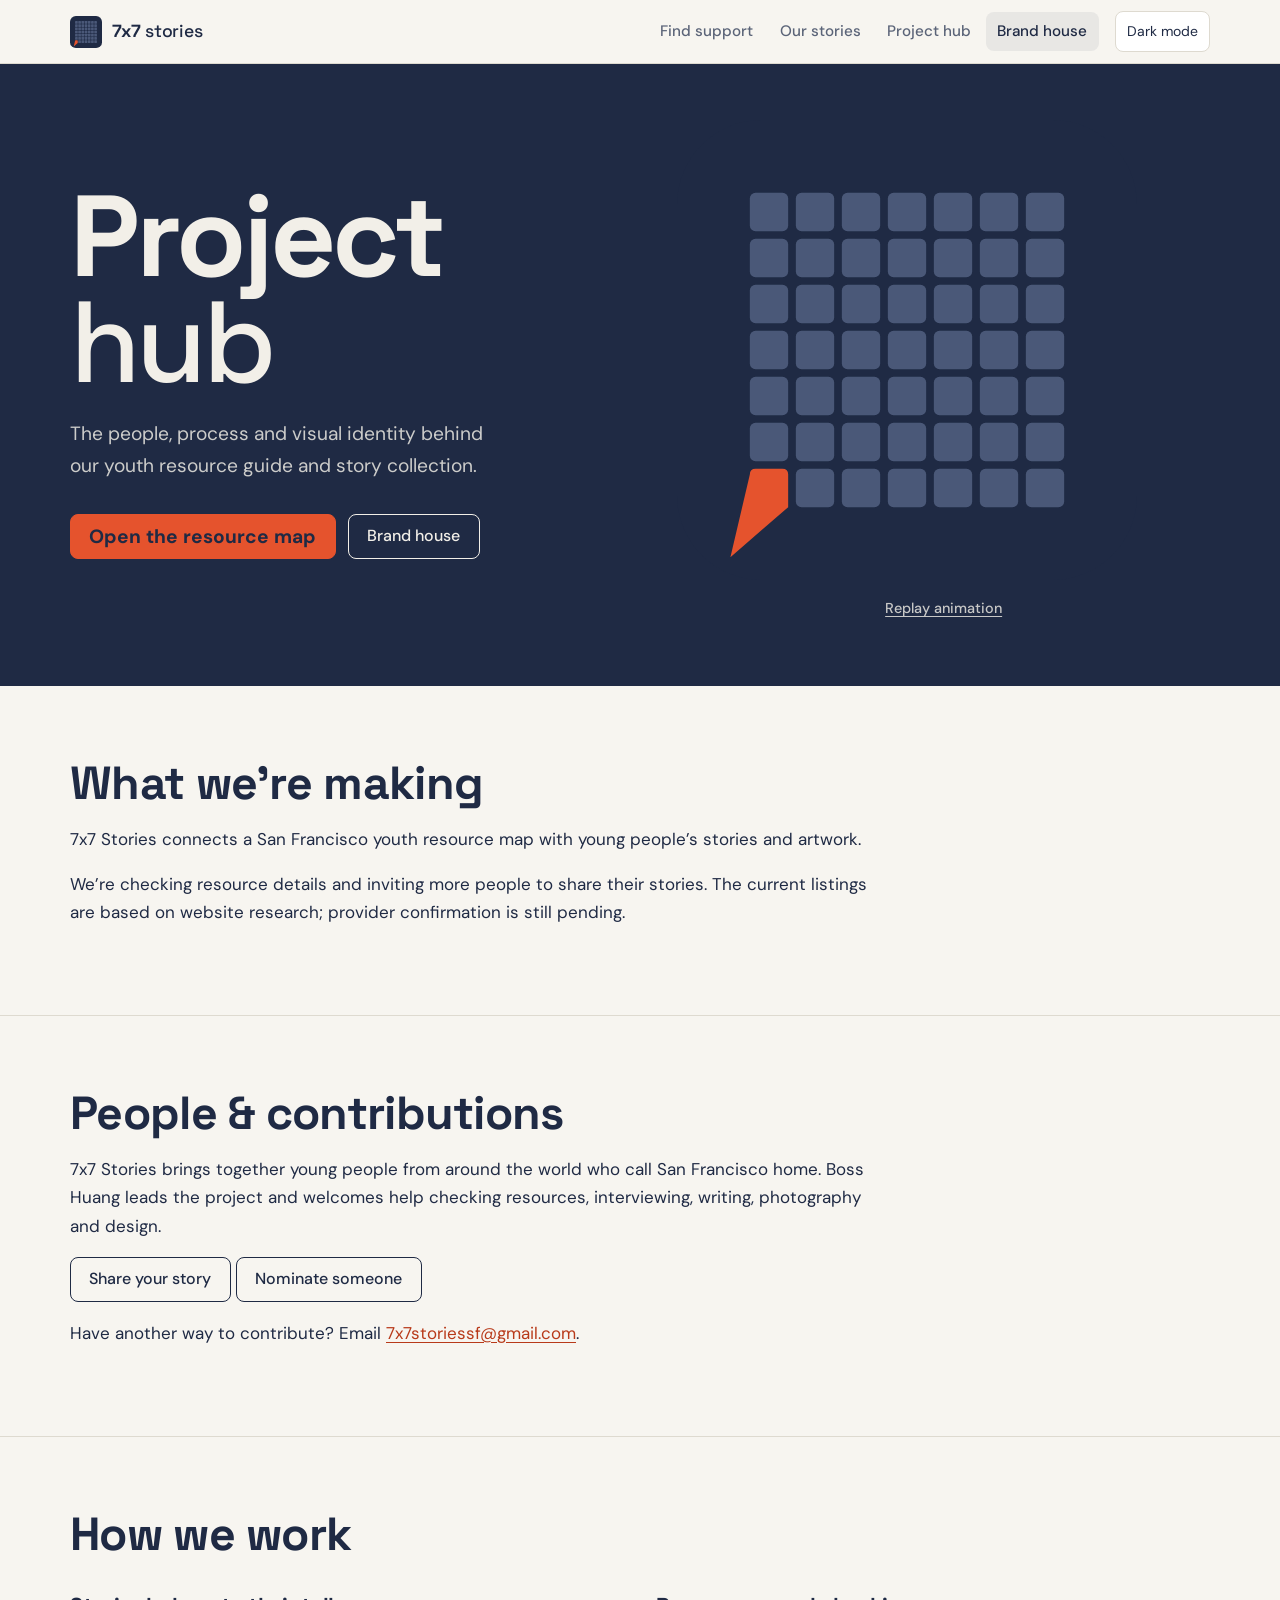
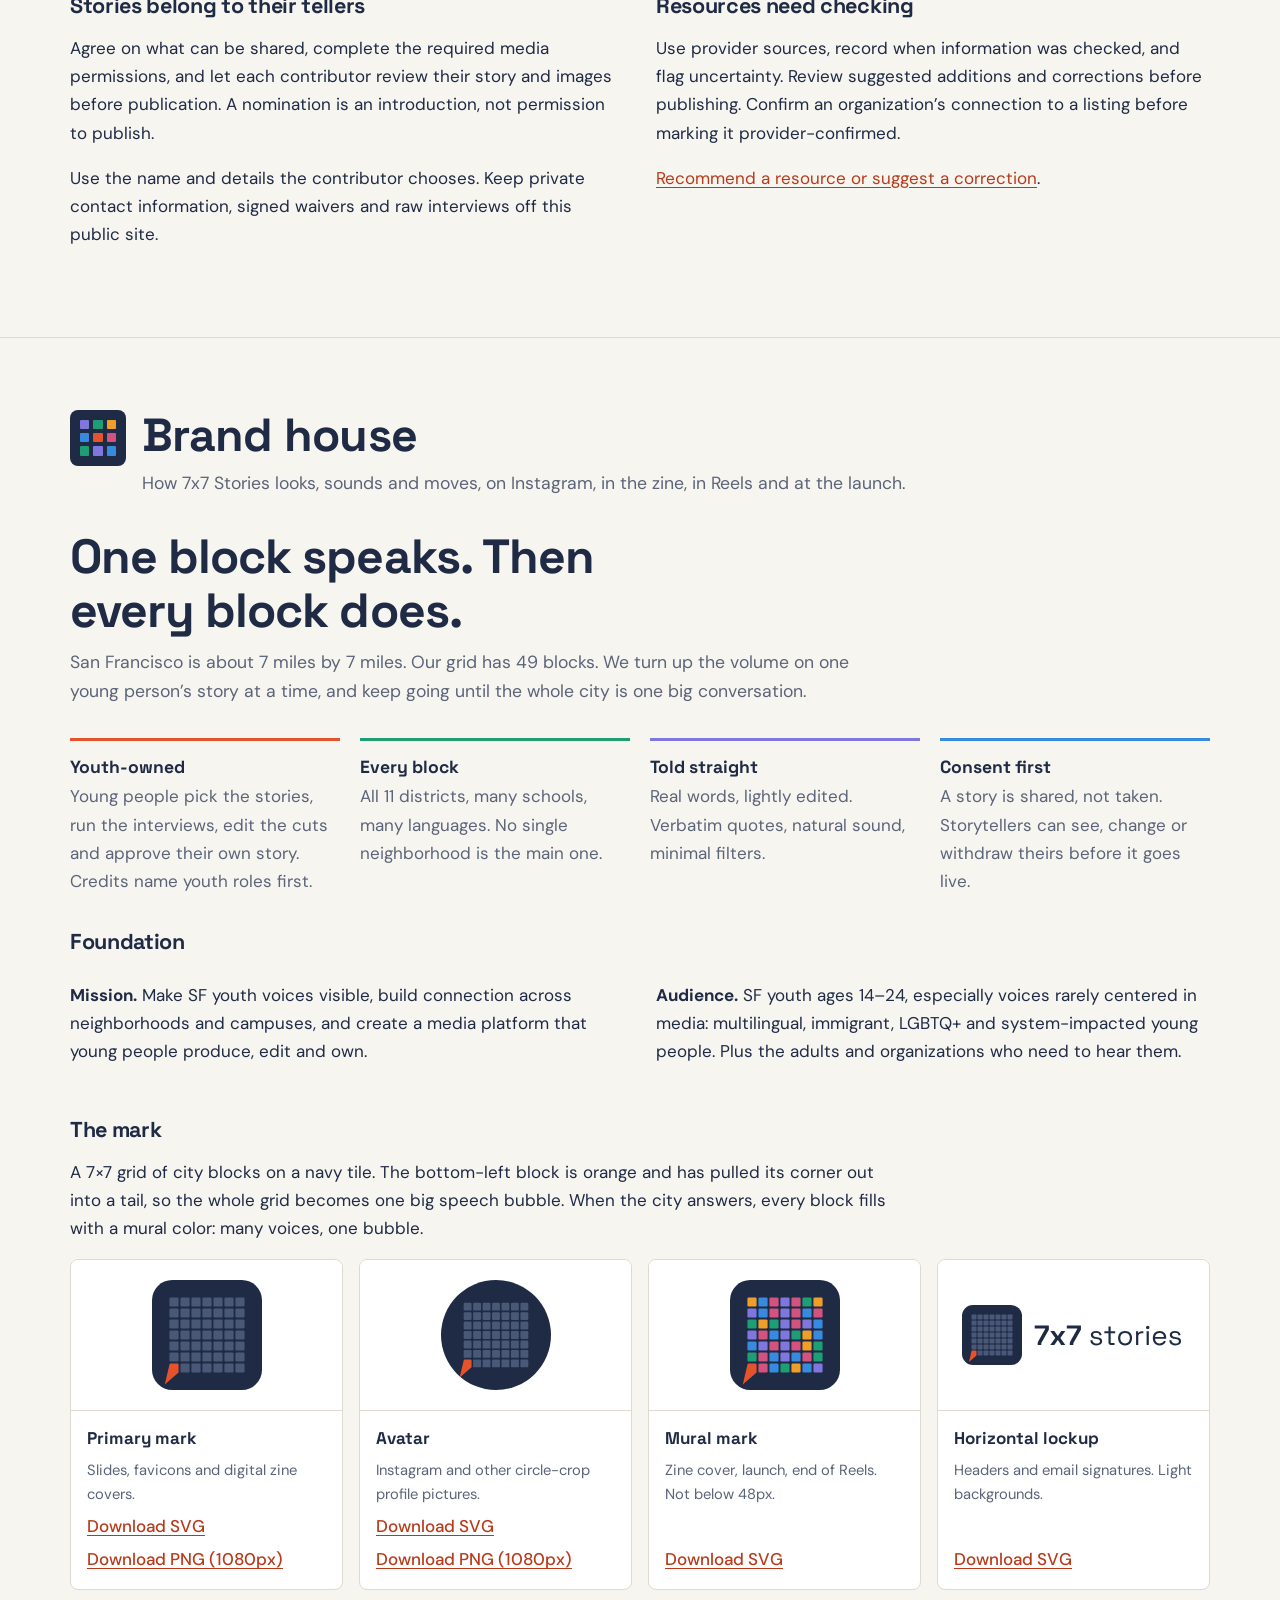
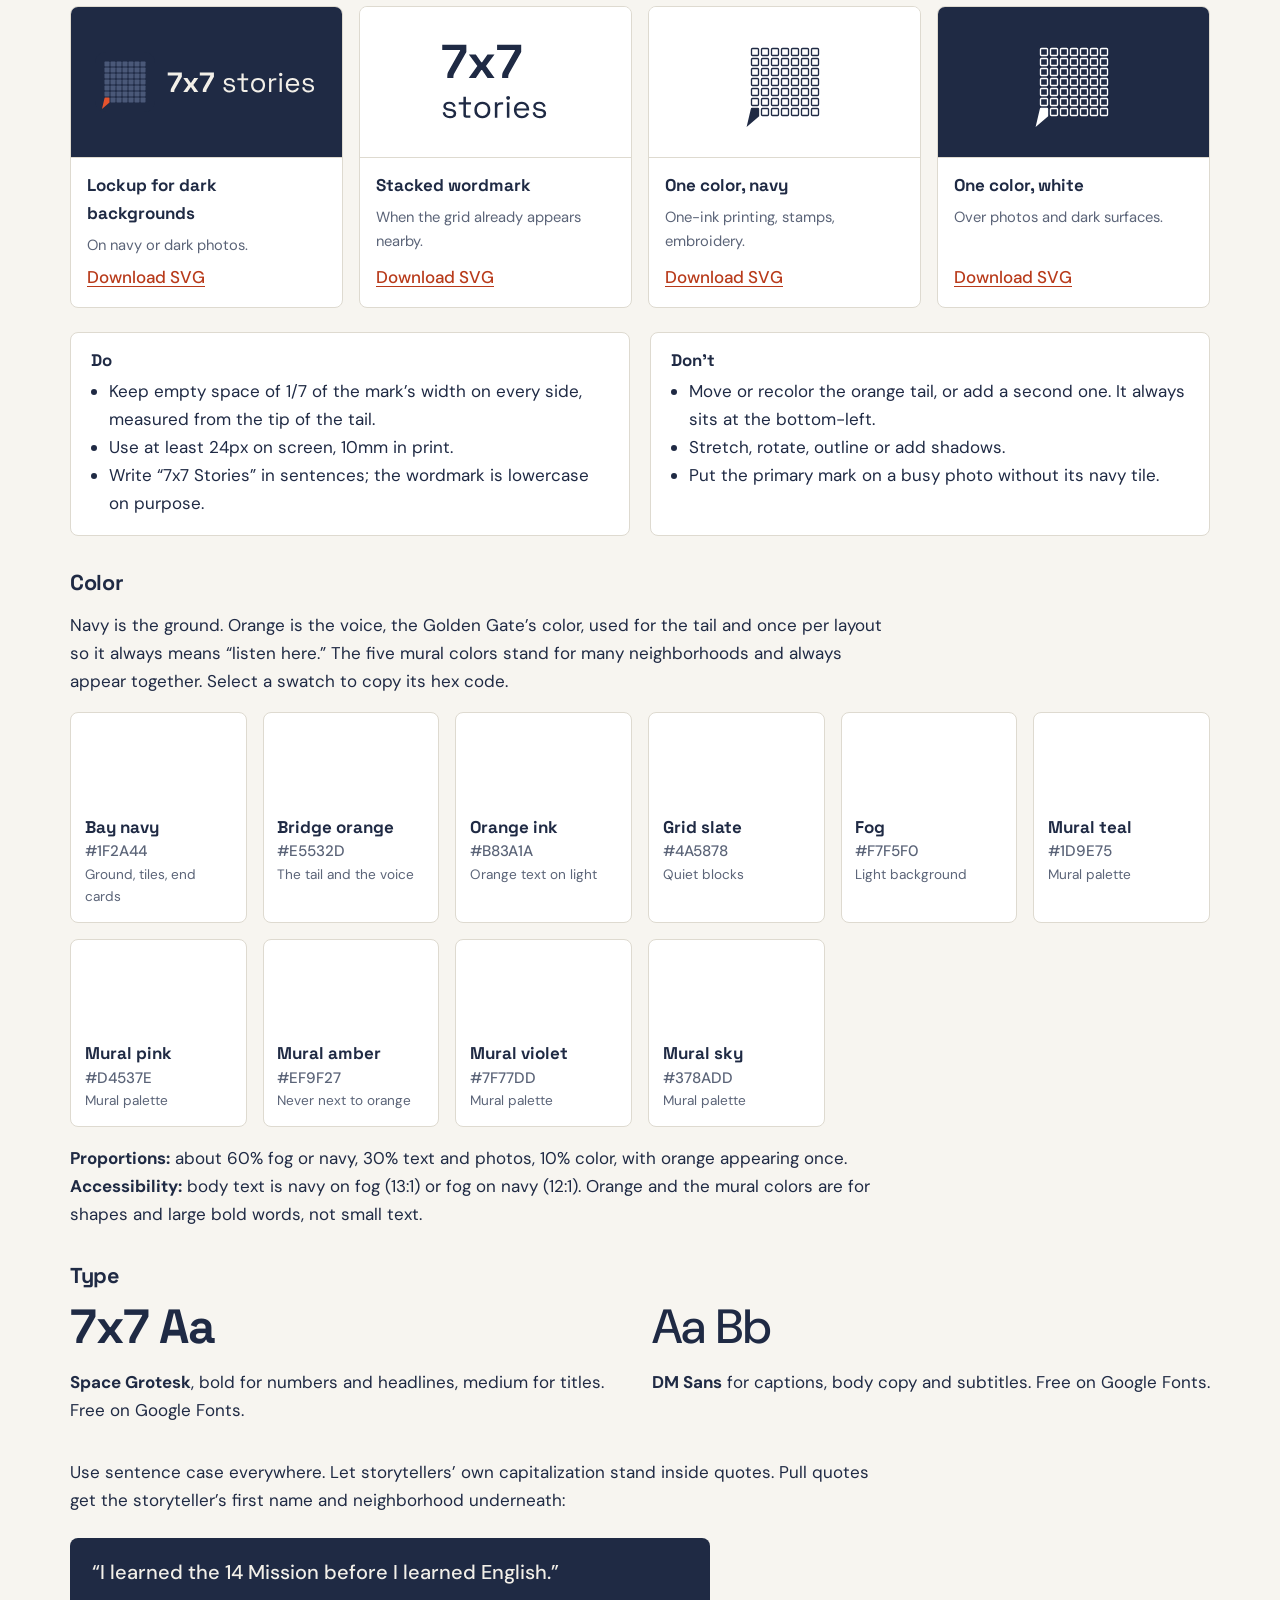
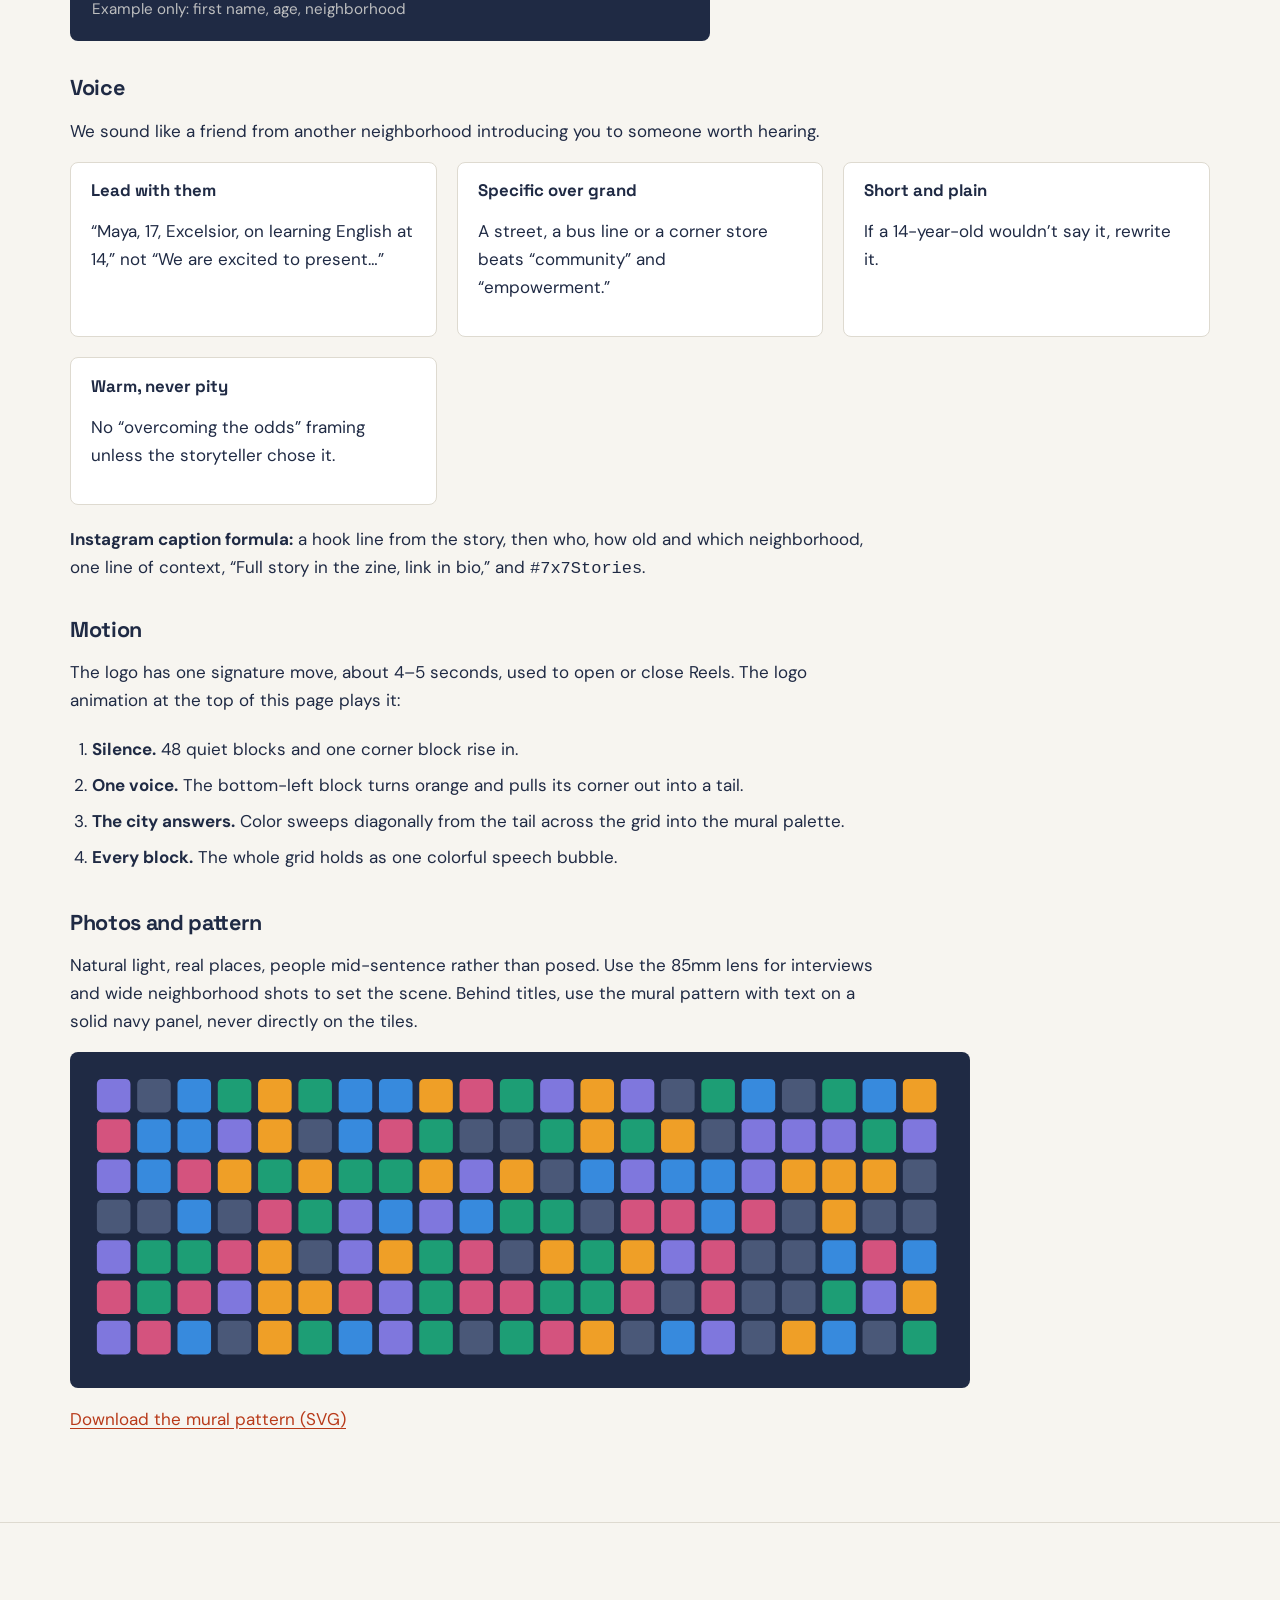
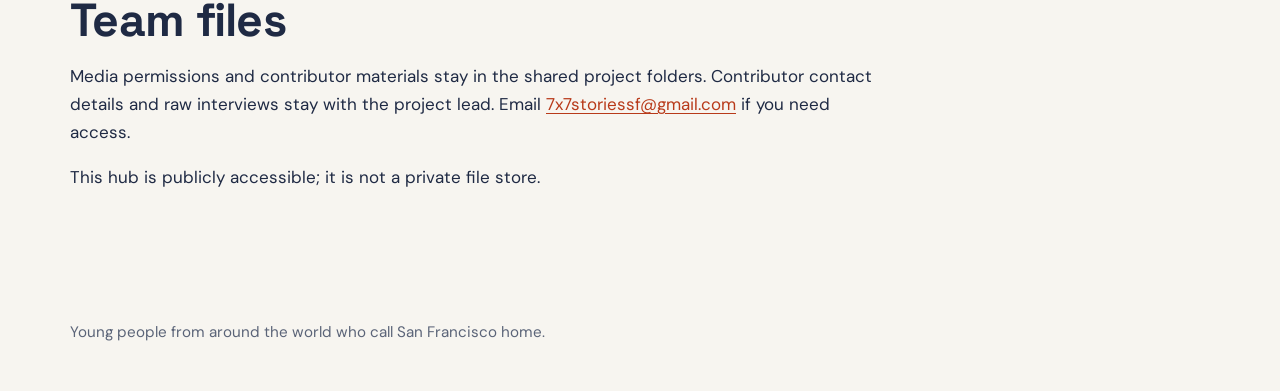
<file: project/index.html>
<!doctype html>
<html lang="en">
<head>
<meta charset="utf-8">
<meta name="viewport" content="width=device-width, initial-scale=1, viewport-fit=cover">
<meta name="robots" content="noindex, nofollow">
<title>Project hub · 7x7 Stories</title>
<meta name="description" content="Project updates, contributor guidance and brand assets for 7x7 Stories.">
<link rel="icon" type="image/png" href="favicon.png">
<link rel="preconnect" href="https://fonts.googleapis.com">
<link rel="preconnect" href="https://fonts.gstatic.com" crossorigin>
<link rel="stylesheet" href="https://fonts.googleapis.com/css2?family=DM+Sans:wght@400;500;700&family=Space+Grotesk:wght@500;700&display=swap">
<style>
:root{
  color-scheme: light;
  --surface:#F7F5F0; --raised:#FFFFFF; --line:#DEDAD0;
  --ink:#1F2A44; --muted:#5B6478;
  --navy:#1F2A44; --slate:#4A5878; --on-navy:#F2EFE8;
  --orange:#E5532D; --orange-ink:#B83A1A;
  --teal:#1D9E75; --pink:#D4537E; --amber:#EF9F27; --violet:#7F77DD; --sky:#378ADD;
  --display:"Space Grotesk","Helvetica Neue",Arial,sans-serif;
  --text:"DM Sans",system-ui,-apple-system,"Segoe UI",sans-serif;
  --r-tile:2px; --r-md:8px;
  --measure:68ch;
}
@media (prefers-color-scheme: dark){
  :root:not([data-theme="light"]){
    color-scheme: dark;
    --surface:#121826; --raised:#1B2335; --line:#2C3650;
    --ink:#F2EFE8; --muted:#A9B0C0;
    --navy:#2B3B62; --slate:#4F6390;
    --orange:#FF6A3D; --orange-ink:#FF7A50;
  }
}
:root{ box-sizing:border-box; padding-top:env(safe-area-inset-top,0px); padding-bottom:env(safe-area-inset-bottom,0px); }
html{ scroll-padding-top:calc(env(safe-area-inset-top,0px) + 72px); scroll-behavior:smooth; }
@media (prefers-reduced-motion: reduce){ html{ scroll-behavior:auto; } }
*,*::before,*::after{ box-sizing:inherit; }
body{ margin:0; background:var(--surface); color:var(--ink); font:400 1.0625rem/1.65 var(--text); -webkit-font-smoothing:antialiased; }
img,svg{ max-width:100%; }
a{ color:var(--orange-ink); text-underline-offset:.18em; }
a:hover{ text-decoration-thickness:2px; }
:focus-visible{ outline:3px solid var(--orange); outline-offset:3px; border-radius:2px; }
.optbar{ background:color-mix(in srgb, var(--orange) 14%, var(--surface)); border-bottom:1px solid var(--line); font-size:.95rem; }
.optbar-in{ display:flex; flex-wrap:wrap; gap:.4rem 1rem; align-items:center; justify-content:space-between; padding-top:.55rem; padding-bottom:.55rem; }
.optbar b{ font-family:var(--display); }
.optbar a{ font-weight:500; }
.skip{ position:absolute; left:1rem; top:-4rem; background:var(--navy); color:var(--on-navy); padding:.6rem 1rem; border-radius:var(--r-md); z-index:20; }
.skip:focus{ top:1rem; }
.sr-only{ position:absolute; width:1px; height:1px; overflow:hidden; clip:rect(0 0 0 0); white-space:nowrap; }

/* header */
body::before{ content:""; position:fixed; inset:0 0 auto; height:env(safe-area-inset-top,0px); z-index:10; background:var(--surface); }
.top{ position:sticky; top:env(safe-area-inset-top,0px); z-index:9; background:var(--surface); border-bottom:1px solid var(--line); }
.top-in{ max-width:1180px; margin:0 auto; padding:.7rem 1.25rem; display:flex; align-items:center; gap:1rem; }
.brand{ flex:none; white-space:nowrap; display:flex; align-items:center; gap:.6rem; text-decoration:none; color:var(--ink); font:700 1.1rem/1 var(--display); letter-spacing:-.01em; }
.brand img{ width:32px; height:32px; }
.brand span b{ font-weight:700; } .brand span{ font-weight:500; }
nav ul{ list-style:none; margin:0; padding:0; display:flex; gap:.25rem; overflow-x:auto; scrollbar-width:none; }
nav{ margin-left:auto; min-width:0; }
nav a{ display:block; padding:.45rem .7rem; border-radius:var(--r-md); color:var(--muted); text-decoration:none; font-weight:500; font-size:.95rem; white-space:nowrap; }
nav a:hover, nav a[aria-current="true"]{ color:var(--ink); background:color-mix(in srgb, var(--ink) 7%, transparent); }

/* layout */
main{ display:block; }
.wrap{ max-width:1180px; margin:0 auto; padding:0 1.25rem; }
section{ padding:4.5rem 0; border-bottom:1px solid var(--line); }
section:last-of-type{ border-bottom:0; }
.sec-head{ display:grid; grid-template-columns: 56px 1fr; gap:1rem; align-items:start; margin-bottom:2rem; }
.sec-tile{ width:56px; height:56px; border-radius:var(--r-md); background:var(--navy); display:grid; grid-template-columns:repeat(3,1fr); gap:4px; padding:10px; }
.sec-tile i{ background:var(--slate); border-radius:1px; }
.sec-tile i.on{ background:var(--c, var(--orange)); }
h1,h2,h3{ font-family:var(--display); letter-spacing:-.015em; line-height:1.08; margin:0; }
h2{ font-size:clamp(2rem, 4vw, 2.9rem); font-weight:700; }
h3{ font-size:1.35rem; font-weight:700; margin:2.2rem 0 .7rem; }
.lede{ color:var(--muted); max-width:var(--measure); margin:.6rem 0 0; font-size:1.1rem; }
p, li{ max-width:var(--measure); }
.cols{ display:grid; gap:2rem; grid-template-columns:repeat(auto-fit, minmax(min(100%, 320px), 1fr)); }

/* hero */
.hero{ background:var(--navy); color:var(--on-navy); padding:3.5rem 0 4rem; border-bottom:0; }
.hero-in{ display:grid; grid-template-columns: minmax(0,1.05fr) minmax(0,1fr); gap:3rem; align-items:center; }
.hero h1{ font-size:clamp(3.4rem, 9vw, 7.2rem); line-height:.92; letter-spacing:-.035em; }
.hero h1 span{ display:block; font-weight:500; }
.hero p{ font-size:1.2rem; color:color-mix(in srgb, var(--on-navy) 82%, var(--navy)); margin:1.4rem 0 0; max-width:34ch; }
.hero-actions{ display:flex; flex-wrap:wrap; gap:.75rem; margin-top:2rem; }
.btn{ display:inline-flex; align-items:center; gap:.5rem; font:500 1rem/1 var(--text); padding:.85rem 1.15rem; border-radius:var(--r-md); border:1.5px solid currentColor; background:transparent; color:inherit; text-decoration:none; cursor:pointer; }
.btn.solid{ background:var(--orange); border-color:var(--orange); color:#1F2A44; font-weight:700; font-size:1.2rem; padding:.75rem 1.15rem; }
.btn:hover{ filter:brightness(1.06); }
.grid-art{ width:min(100%, 460px); justify-self:center; aspect-ratio:1; }
.grid-art svg{ width:100%; height:100%; display:block; }
.replay{ display:block; margin:.9rem auto 0; font:500 .9rem/1 var(--text); color:color-mix(in srgb, var(--on-navy) 80%, var(--navy)); background:none; border:0; text-decoration:underline; text-underline-offset:.2em; cursor:pointer; padding:.4rem; }

/* status */
.status{ display:flex; gap:1rem; align-items:flex-start; padding:1.1rem 1.25rem; border-radius:var(--r-md); background:var(--raised); border:1px solid var(--line); max-width:820px; }
.dot{ flex:none; width:14px; height:14px; margin-top:.35rem; border-radius:var(--r-tile); background:var(--amber); }
.dot.go{ background:var(--teal); }
.status p{ margin:0; }
.status b{ font-family:var(--display); }
ol.timeline{ list-style:none; padding:0; margin:2rem 0 0; display:grid; gap:0; max-width:820px; counter-reset:step; }
ol.timeline li{ display:grid; grid-template-columns: 9.5rem 1fr; gap:1.25rem; padding:1rem 0; border-top:1px solid var(--line); max-width:none; }
ol.timeline time{ font-family:var(--display); font-weight:700; font-size:1.05rem; }
ol.timeline li.past time{ color:var(--muted); font-weight:500; }
ol.timeline li.next time{ color:var(--orange-ink); }
ol.timeline p{ margin:.2rem 0 0; color:var(--muted); }
ol.timeline strong{ font-weight:700; }

/* org chart */
.org{ display:grid; gap:1rem; }
.org-top{ display:grid; grid-template-columns: 1fr 1.2fr 1fr; gap:1rem; align-items:stretch; }
.node{ border-radius:var(--r-md); padding:1rem 1.1rem; border:1px solid var(--line); background:var(--raised); }
.node h4{ margin:0; font:700 1.05rem/1.2 var(--display); }
.node p{ margin:.25rem 0 0; color:var(--muted); font-size:.95rem; }
.node.lead{ background:var(--navy); color:var(--on-navy); border-color:var(--navy); }
.node.lead p{ color:color-mix(in srgb, var(--on-navy) 78%, var(--navy)); }
.node.advisor{ border-style:dashed; }
.depts{ display:grid; grid-template-columns:repeat(3, 1fr); gap:1rem; }
.dept{ border-radius:var(--r-md); border:1px solid var(--line); background:var(--raised); overflow:hidden; }
.dept header{ padding:1rem 1.1rem; border-bottom:1px solid var(--line); border-top:6px solid var(--c); }
.dept header h4{ margin:0; font:700 1.1rem/1.2 var(--display); }
.dept header p{ margin:.25rem 0 0; color:var(--muted); font-size:.95rem; }
.dept ul{ margin:0; padding:.8rem 1.1rem 1rem 2.2rem; }
.dept li{ padding:.15rem 0; }
.grow{ margin-top:1.5rem; display:grid; grid-template-columns:repeat(3,1fr); gap:1rem; }
.grow div{ padding:1rem 1.1rem; border-left:0; background:color-mix(in srgb, var(--ink) 4%, transparent); border-radius:var(--r-md); }
.grow b{ font-family:var(--display); display:block; margin-bottom:.2rem; }

/* lists & tables */
.steps{ padding-left:1.4rem; } .steps li{ padding:.25rem 0; }
.rules{ width:100%; border-collapse:collapse; font-size:.98rem; }
.table-wrap{ overflow-x:auto; max-width:900px; }
.rules th, .rules td{ text-align:left; vertical-align:top; padding:.75rem .9rem .75rem 0; border-top:1px solid var(--line); }
.rules th{ font-family:var(--display); font-weight:700; width:11rem; }
.no{ display:flex; flex-wrap:wrap; gap:.5rem; padding:0; list-style:none; }
.no li{ padding:.35rem .7rem; border-radius:999px; border:1px solid var(--line); background:var(--raised); font-size:.95rem; }

/* get involved */
.paths{ display:grid; grid-template-columns:repeat(auto-fit, minmax(min(100%, 340px),1fr)); gap:1.25rem; }
.path{ border-radius:var(--r-md); padding:1.5rem; background:var(--raised); border:1px solid var(--line); }
.path h3{ margin-top:0; }
.path .time{ font-family:var(--display); font-weight:700; color:var(--orange-ink); }
.contact{ margin-top:1.5rem; font-size:1.1rem; }

/* brand */
.essence{ font:700 clamp(1.8rem, 4.2vw, 3rem)/1.12 var(--display); letter-spacing:-.02em; max-width:20ch; margin:0; }
.pillars{ display:grid; grid-template-columns:repeat(auto-fit, minmax(min(100%, 240px),1fr)); gap:1.25rem; margin-top:2rem; }
.pillar{ padding-top:1rem; border-top:3px solid var(--c); }
.pillar h4{ margin:0 0 .3rem; font:700 1.1rem/1.2 var(--display); }
.pillar p{ margin:0; color:var(--muted); }
.logos{ display:grid; grid-template-columns:repeat(auto-fill, minmax(min(100%, 230px),1fr)); gap:1rem; }
.logo-card{ border:1px solid var(--line); border-radius:var(--r-md); overflow:hidden; background:var(--raised); display:flex; flex-direction:column; }
.logo-card .art{ height:150px; display:grid; place-items:center; padding:1.25rem; background:var(--raised); }
.logo-card .art.dark{ background:#1F2A44; }
.logo-card .art img{ max-height:100%; }
.logo-card .meta{ padding:.8rem 1rem 1rem; border-top:1px solid var(--line); display:flex; flex-direction:column; gap:.35rem; flex:1; }
.logo-card .meta b{ font-family:var(--display); }
.logo-card .meta span{ color:var(--muted); font-size:.92rem; }
.logo-card .meta a{ margin-top:auto; font-weight:500; }
.swatches{ display:grid; grid-template-columns:repeat(auto-fill, minmax(min(100%, 170px),1fr)); gap:1rem; }
.swatch{ border:1px solid var(--line); border-radius:var(--r-md); overflow:hidden; background:var(--raised); text-align:left; font:inherit; color:inherit; padding:0; cursor:pointer; }
.swatch{ display:flex; flex-direction:column; }
.swatch .chip{ display:block; height:88px; background:var(--sw); border-bottom:1px solid var(--line); }
.swatch .info{ padding:.7rem .85rem .85rem; display:flex; flex-direction:column; gap:.1rem; }
.swatch b{ font-family:var(--display); }
.swatch code{ font:500 .95rem/1.3 var(--text); color:var(--muted); }
.swatch small{ color:var(--muted); font-size:.85rem; }
.swatch:hover .chip{ filter:brightness(1.05); }
.type-spec{ display:grid; grid-template-columns:repeat(auto-fit, minmax(min(100%, 320px),1fr)); gap:1.5rem; }
.type-spec .sample{ font-size:3rem; line-height:1; margin:.3rem 0 .6rem; }
.type-spec .d{ font-family:var(--display); font-weight:700; letter-spacing:-.02em; }
.type-spec .t{ font-family:var(--text); font-weight:500; }
.dos{ display:grid; grid-template-columns:repeat(auto-fit, minmax(min(100%, 300px),1fr)); gap:1.25rem; }
.dos > div{ padding:1.1rem 1.25rem; border-radius:var(--r-md); background:var(--raised); border:1px solid var(--line); }
.dos h4{ margin:0 0 .4rem; font:700 1.05rem/1.2 var(--display); }
.dos ul{ margin:0; padding-left:1.15rem; }
blockquote{ margin:1.5rem 0; padding:1.2rem 1.4rem; background:var(--navy); color:var(--on-navy); border-radius:var(--r-md); max-width:640px; }
blockquote p{ margin:0; font:500 1.25rem/1.5 var(--text); }
blockquote footer{ margin-top:.6rem; font-size:.95rem; color:color-mix(in srgb, var(--on-navy) 75%, var(--navy)); }
.pattern{ border-radius:var(--r-md); overflow:hidden; max-width:900px; }
.pattern img{ display:block; width:100%; }
.toast{ visibility:hidden; opacity:0; position:fixed; left:50%; bottom:calc(1.25rem + env(safe-area-inset-bottom,0px)); transform:translateX(-50%) translateY(150%); background:var(--navy); color:var(--on-navy); padding:.7rem 1rem; border-radius:var(--r-md); font-weight:500; transition:transform .2s ease, opacity .2s ease, visibility .2s; z-index:30; }
.toast.show{ visibility:visible; opacity:1; transform:translateX(-50%) translateY(0); }
@media (prefers-reduced-motion: reduce){ .toast{ transition:none; } }

/* resources */
.docs{ list-style:none; padding:0; margin:0; display:grid; grid-template-columns:repeat(auto-fit, minmax(min(100%, 300px),1fr)); gap:.25rem 2rem; }
.docs li{ padding:.75rem 0; border-top:1px solid var(--line); }
.docs b{ display:block; font-family:var(--display); }
.docs span{ color:var(--muted); font-size:.95rem; }

footer.site{ padding:2.5rem 0 3rem; color:var(--muted); font-size:.95rem; }
footer.site .wrap{ display:flex; flex-wrap:wrap; gap:1rem 2rem; justify-content:space-between; }

@media (max-width: 860px){
  .hero-in{ grid-template-columns:1fr; gap:2rem; }
  .grid-art{ width:min(100%, 360px); }
  .org-top, .depts, .grow{ grid-template-columns:1fr; }
  ol.timeline li{ grid-template-columns:1fr; gap:.2rem; }
  .sec-head{ grid-template-columns:1fr; }
  .sec-tile{ width:44px; height:44px; padding:8px; gap:3px; }
  section{ padding:3.25rem 0; }
}
@media print{
  .top, .replay, .hero-actions, .skip{ display:none; }
  section{ break-inside:avoid-page; }
}
</style>
<script src="../theme.js"></script><style>
:root[data-theme="dark"]{color-scheme:dark;--surface:#121826;--raised:#1B2335;--line:#2C3650;--ink:#F2EFE8;--muted:#A9B0C0;--navy:#2B3B62;--slate:#4F6390;--orange:#FF6A3D;--orange-ink:#FF7A50}
.theme-toggle{font:inherit;font-size:.875rem;white-space:nowrap;padding:.5rem .7rem;border:1px solid var(--line);border-radius:8px;background:var(--raised);color:var(--ink);cursor:pointer}.top-in{flex-wrap:wrap}@media(max-width:650px){.top-in nav{order:3;width:100%;margin-left:0}.theme-toggle{margin-left:auto}}
</style></head>
<body>
<a class="skip" href="#main">Skip to content</a>

<header class="top">
  <div class="top-in">
    <a class="brand" href="#top" aria-label="7x7 Stories, back to top"><img src="assets/logos/7x7-mark-primary.svg" alt=""><span><b>7x7</b> stories</span></a>
    <nav aria-label="Main navigation"><ul><li><a href="../#resources">Find support</a></li><li><a href="../#stories">Our stories</a></li><li><a href="#now">Project hub</a></li><li><a href="#brand">Brand house</a></li></ul></nav><button class="theme-toggle" type="button" aria-pressed="false">Dark mode</button>
  </div>
</header>


<main id="main">

<section class="hero" id="top" aria-labelledby="hero-title">
  <div class="wrap hero-in">
    <div>
      <h1 id="hero-title">Project<span>hub</span></h1>
      <p>The people, process and visual identity behind our youth resource guide and story collection.</p>
      <div class="hero-actions">
        <a class="btn solid" href="../#resources">Open the resource map</a>
        <a class="btn" href="#brand">Brand house</a>
      </div>
    </div>
    <div>
      <div class="grid-art" role="img" aria-label="The 7x7 Stories logo: a 7 by 7 grid of city blocks. The bottom-left block turns orange and pulls out into a speech-bubble tail, then color sweeps across the grid until every block is lit, turning the whole grid into one big speech bubble.">
        <svg id="grid" viewBox="0 0 120 120" aria-hidden="true"></svg>
      </div>
      <button class="replay" id="replay" type="button">Replay animation</button>
    </div>
  </div>
</section>

<section id="now" aria-labelledby="now-title"><div class="wrap"><h2 id="now-title">What we’re making</h2><p>7x7 Stories connects a San Francisco youth resource map with young people’s stories and artwork.</p><p>We’re checking resource details and inviting more people to share their stories. The current listings are based on website research; provider confirmation is still pending.</p></div></section>
<section id="team" aria-labelledby="team-title"><div class="wrap"><h2 id="team-title">People &amp; contributions</h2><p>7x7 Stories brings together young people from around the world who call San Francisco home. Boss Huang leads the project and welcomes help checking resources, interviewing, writing, photography and design.</p><p id="join"><a class="btn" href="../?nominate=self#stories">Share your story</a> <a class="btn" href="../?nominate=other#stories">Nominate someone</a></p><p>Have another way to contribute? Email <a href="mailto:7x7storiessf@gmail.com">7x7storiessf@gmail.com</a>.</p></div></section>
<section id="work" aria-labelledby="work-title"><div class="wrap"><h2 id="work-title">How we work</h2><div class="cols"><div><h3>Stories belong to their tellers</h3><p>Agree on what can be shared, complete the required media permissions, and let each contributor review their story and images before publication. A nomination is an introduction, not permission to publish.</p><p>Use the name and details the contributor chooses. Keep private contact information, signed waivers and raw interviews off this public site.</p></div><div><h3>Resources need checking</h3><p>Use provider sources, record when information was checked, and flag uncertainty. Review suggested additions and corrections before publishing. Confirm an organization’s connection to a listing before marking it provider-confirmed.</p><p><a href="../#feedback">Recommend a resource or suggest a correction</a>.</p></div></div></div></section>
<!-- ===================== BRAND HOUSE ===================== -->
<section id="brand" aria-labelledby="brand-title">
  <div class="wrap">
    <div class="sec-head">
      <div class="sec-tile" aria-hidden="true"><i class="on" style="--c:var(--violet)"></i><i class="on" style="--c:var(--teal)"></i><i class="on" style="--c:var(--amber)"></i><i class="on" style="--c:var(--sky)"></i><i class="on"></i><i class="on" style="--c:var(--pink)"></i><i class="on" style="--c:var(--teal)"></i><i class="on" style="--c:var(--violet)"></i><i class="on" style="--c:var(--sky)"></i></div>
      <div>
        <h2 id="brand-title">Brand house</h2>
        <p class="lede">How 7x7 Stories looks, sounds and moves, on Instagram, in the zine, in Reels and at the launch.</p>
      </div>
    </div>

    <p class="essence">One block speaks. Then every block does.</p>
    <p class="lede">San Francisco is about 7 miles by 7 miles. Our grid has 49 blocks. We turn up the volume on one young person’s story at a time, and keep going until the whole city is one big conversation.</p>

    <div class="pillars">
      <div class="pillar" style="--c:var(--orange)"><h4>Youth-owned</h4><p>Young people pick the stories, run the interviews, edit the cuts and approve their own story. Credits name youth roles first.</p></div>
      <div class="pillar" style="--c:var(--teal)"><h4>Every block</h4><p>All 11 districts, many schools, many languages. No single neighborhood is the main one.</p></div>
      <div class="pillar" style="--c:var(--violet)"><h4>Told straight</h4><p>Real words, lightly edited. Verbatim quotes, natural sound, minimal filters.</p></div>
      <div class="pillar" style="--c:var(--sky)"><h4>Consent first</h4><p>A story is shared, not taken. Storytellers can see, change or withdraw theirs before it goes live.</p></div>
    </div>

    <h3>Foundation</h3>
    <div class="cols">
      <p><strong>Mission.</strong> Make SF youth voices visible, build connection across neighborhoods and campuses, and create a media platform that young people produce, edit and own.</p>
      <p><strong>Audience.</strong> SF youth ages 14–24, especially voices rarely centered in media: multilingual, immigrant, LGBTQ+ and system-impacted young people. Plus the adults and organizations who need to hear them.</p>
    </div>

    <h3>The mark</h3>
    <p>A 7×7 grid of city blocks on a navy tile. The bottom-left block is orange and has pulled its corner out into a tail, so the whole grid becomes one big speech bubble. When the city answers, every block fills with a mural color: many voices, one bubble.</p>
    <div class="logos">
      <div class="logo-card"><div class="art"><img src="assets/logos/7x7-mark-primary.svg" alt="Primary mark: quiet grid with an orange corner tail" width="110" height="110"></div><div class="meta"><b>Primary mark</b><span>Slides, favicons and digital zine covers.</span><a href="assets/logos/7x7-mark-primary.svg" download>Download SVG</a><a href="assets/logos/7x7-mark-primary-1080.png" download>Download PNG (1080px)</a></div></div>
      <div class="logo-card"><div class="art"><img src="assets/logos/7x7-mark-avatar.svg" alt="Circle avatar mark" width="110" height="110"></div><div class="meta"><b>Avatar</b><span>Instagram and other circle-crop profile pictures.</span><a href="assets/logos/7x7-mark-avatar.svg" download>Download SVG</a><a href="assets/logos/7x7-mark-avatar-1080.png" download>Download PNG (1080px)</a></div></div>
      <div class="logo-card"><div class="art"><img src="assets/logos/7x7-mark-mural.svg" alt="Mural mark with every block in color" width="110" height="110"></div><div class="meta"><b>Mural mark</b><span>Zine cover, launch, end of Reels. Not below 48px.</span><a href="assets/logos/7x7-mark-mural.svg" download>Download SVG</a></div></div>
      <div class="logo-card"><div class="art"><img src="assets/logos/7x7-lockup-horizontal-navy.svg" alt="Horizontal lockup, navy" height="60"></div><div class="meta"><b>Horizontal lockup</b><span>Headers and email signatures. Light backgrounds.</span><a href="assets/logos/7x7-lockup-horizontal-navy.svg" download>Download SVG</a></div></div>
      <div class="logo-card"><div class="art dark"><img src="assets/logos/7x7-lockup-horizontal-light.svg" alt="Horizontal lockup, light" height="60"></div><div class="meta"><b>Lockup for dark backgrounds</b><span>On navy or dark photos.</span><a href="assets/logos/7x7-lockup-horizontal-light.svg" download>Download SVG</a></div></div>
      <div class="logo-card"><div class="art"><img src="assets/logos/7x7-wordmark-stacked-navy.svg" alt="Stacked wordmark" height="90"></div><div class="meta"><b>Stacked wordmark</b><span>When the grid already appears nearby.</span><a href="assets/logos/7x7-wordmark-stacked-navy.svg" download>Download SVG</a></div></div>
      <div class="logo-card"><div class="art"><img src="assets/logos/7x7-mark-onecolor-navy.svg" alt="One-color mark, navy" width="100" height="100"></div><div class="meta"><b>One color, navy</b><span>One-ink printing, stamps, embroidery.</span><a href="assets/logos/7x7-mark-onecolor-navy.svg" download>Download SVG</a></div></div>
      <div class="logo-card"><div class="art dark"><img src="assets/logos/7x7-mark-onecolor-white.svg" alt="One-color mark, white" width="100" height="100"></div><div class="meta"><b>One color, white</b><span>Over photos and dark surfaces.</span><a href="assets/logos/7x7-mark-onecolor-white.svg" download>Download SVG</a></div></div>
    </div>

    <div class="dos" style="margin-top:1.5rem">
      <div><h4>Do</h4><ul><li>Keep empty space of 1/7 of the mark’s width on every side, measured from the tip of the tail.</li><li>Use at least 24px on screen, 10mm in print.</li><li>Write “7x7 Stories” in sentences; the wordmark is lowercase on purpose.</li></ul></div>
      <div><h4>Don’t</h4><ul><li>Move or recolor the orange tail, or add a second one. It always sits at the bottom-left.</li><li>Stretch, rotate, outline or add shadows.</li><li>Put the primary mark on a busy photo without its navy tile.</li></ul></div>
    </div>

    <h3>Color</h3>
    <p>Navy is the ground. Orange is the voice, the Golden Gate’s color, used for the tail and once per layout so it always means “listen here.” The five mural colors stand for many neighborhoods and always appear together. Select a swatch to copy its hex code.</p>
    <div class="swatches" id="swatches">
      <button class="swatch" type="button" data-hex="#1F2A44" style="--sw:#1F2A44"><span class="chip"></span><span class="info"><b>Bay navy</b><code>#1F2A44</code><small>Ground, tiles, end cards</small></span></button>
      <button class="swatch" type="button" data-hex="#E5532D" style="--sw:#E5532D"><span class="chip"></span><span class="info"><b>Bridge orange</b><code>#E5532D</code><small>The tail and the voice</small></span></button>
      <button class="swatch" type="button" data-hex="#B83A1A" style="--sw:#B83A1A"><span class="chip"></span><span class="info"><b>Orange ink</b><code>#B83A1A</code><small>Orange text on light</small></span></button>
      <button class="swatch" type="button" data-hex="#4A5878" style="--sw:#4A5878"><span class="chip"></span><span class="info"><b>Grid slate</b><code>#4A5878</code><small>Quiet blocks</small></span></button>
      <button class="swatch" type="button" data-hex="#F7F5F0" style="--sw:#F7F5F0"><span class="chip"></span><span class="info"><b>Fog</b><code>#F7F5F0</code><small>Light background</small></span></button>
      <button class="swatch" type="button" data-hex="#1D9E75" style="--sw:#1D9E75"><span class="chip"></span><span class="info"><b>Mural teal</b><code>#1D9E75</code><small>Mural palette</small></span></button>
      <button class="swatch" type="button" data-hex="#D4537E" style="--sw:#D4537E"><span class="chip"></span><span class="info"><b>Mural pink</b><code>#D4537E</code><small>Mural palette</small></span></button>
      <button class="swatch" type="button" data-hex="#EF9F27" style="--sw:#EF9F27"><span class="chip"></span><span class="info"><b>Mural amber</b><code>#EF9F27</code><small>Never next to orange</small></span></button>
      <button class="swatch" type="button" data-hex="#7F77DD" style="--sw:#7F77DD"><span class="chip"></span><span class="info"><b>Mural violet</b><code>#7F77DD</code><small>Mural palette</small></span></button>
      <button class="swatch" type="button" data-hex="#378ADD" style="--sw:#378ADD"><span class="chip"></span><span class="info"><b>Mural sky</b><code>#378ADD</code><small>Mural palette</small></span></button>
    </div>
    <p><strong>Proportions:</strong> about 60% fog or navy, 30% text and photos, 10% color, with orange appearing once. <strong>Accessibility:</strong> body text is navy on fog (13:1) or fog on navy (12:1). Orange and the mural colors are for shapes and large bold words, not small text.</p>

    <h3>Type</h3>
    <div class="type-spec">
      <div><p class="sample d">7x7 Aa</p><p><strong>Space Grotesk</strong>, bold for numbers and headlines, medium for titles. Free on Google Fonts.</p></div>
      <div><p class="sample t">Aa Bb</p><p><strong>DM Sans</strong> for captions, body copy and subtitles. Free on Google Fonts.</p></div>
    </div>
    <p>Use sentence case everywhere. Let storytellers’ own capitalization stand inside quotes. Pull quotes get the storyteller’s first name and neighborhood underneath:</p>
    <blockquote><p>“I learned the 14 Mission before I learned English.”</p><footer>Example only: first name, age, neighborhood</footer></blockquote>

    <h3>Voice</h3>
    <p>We sound like a friend from another neighborhood introducing you to someone worth hearing.</p>
    <div class="dos">
      <div><h4>Lead with them</h4><p>“Maya, 17, Excelsior, on learning English at 14,” not “We are excited to present…”</p></div>
      <div><h4>Specific over grand</h4><p>A street, a bus line or a corner store beats “community” and “empowerment.”</p></div>
      <div><h4>Short and plain</h4><p>If a 14-year-old wouldn’t say it, rewrite it.</p></div>
      <div><h4>Warm, never pity</h4><p>No “overcoming the odds” framing unless the storyteller chose it.</p></div>
    </div>
    <p style="margin-top:1.25rem"><strong>Instagram caption formula:</strong> a hook line from the story, then who, how old and which neighborhood, one line of context, “Full story in the zine, link in bio,” and <code>#7x7Stories</code>.</p>

    <h3>Motion</h3>
    <p>The logo has one signature move, about 4–5 seconds, used to open or close Reels. The logo animation at the top of this page plays it:</p>
    <ol class="steps">
      <li><strong>Silence.</strong> 48 quiet blocks and one corner block rise in.</li>
      <li><strong>One voice.</strong> The bottom-left block turns orange and pulls its corner out into a tail.</li>
      <li><strong>The city answers.</strong> Color sweeps diagonally from the tail across the grid into the mural palette.</li>
      <li><strong>Every block.</strong> The whole grid holds as one colorful speech bubble.</li>
    </ol>

    <h3>Photos and pattern</h3>
    <p>Natural light, real places, people mid-sentence rather than posed. Use the 85mm lens for interviews and wide neighborhood shots to set the scene. Behind titles, use the mural pattern with text on a solid navy panel, never directly on the tiles.</p>
    <div class="pattern"><img src="assets/patterns/mural-pattern-banner.svg" alt="Mural pattern: a strip of colorful city-block tiles on navy"></div>
    <p><a href="assets/patterns/mural-pattern-banner.svg" download>Download the mural pattern (SVG)</a></p>
  </div>
</section>

<section id="files" aria-labelledby="files-title"><div class="wrap"><h2 id="files-title">Team files</h2><p>Media permissions and contributor materials stay in the shared project folders. Contributor contact details and raw interviews stay with the project lead. Email <a href="mailto:7x7storiessf@gmail.com">7x7storiessf@gmail.com</a> if you need access.</p><p>This hub is publicly accessible; it is not a private file store.</p></div></section>
</main>

<footer class="site">
  <div class="wrap">
    <span>Young people from around the world who call San Francisco home.</span>
  </div>
</footer>

<div class="toast" id="toast" role="status" aria-live="polite"></div>

<script>
(function(){
  var VARIANT = 'a';
  var NS = 'http://www.w3.org/2000/svg';
  var svg = document.getElementById('grid');
  var MURAL = ['aspvpta','vspvpsp','tatvpvs','vpsvtas','svpvpat','tpsvspt','xpstasv'];
  var COL = { a:'#EF9F27', s:'#378ADD', p:'#D4537E', v:'#7F77DD', t:'#1D9E75' };
  var SLATE = '#4A5878', NAVY = '#1F2A44', ORANGE = '#E5532D', DEEP = '#C9462A';
  var T = 10, P = 12, G = 7 * P - 2, O = (120 - G) / 2;
  function el(n, a){ var e = document.createElementNS(NS, n); for (var k in a) e.setAttribute(k, a[k]); return e; }
  svg.appendChild(el('rect', { width:120, height:120, rx:22, fill:NAVY }));
  var body = el('rect', { x:O, y:O, width:G, height:G, rx:3, fill:DEEP, opacity:0 });
  svg.appendChild(body);
  var tiles = [];
  for (var r = 0; r < 7; r++) for (var c = 0; c < 7; c++){
    if (r === 6 && c === 0) continue;
    var x = O + c * P, y = O + r * P;
    var g = el('g', {});
    var rc = el('rect', { x:-T / 2, y:-T / 2, width:T, height:T, rx:1.5, fill:SLATE });
    g.appendChild(rc); svg.appendChild(g);
    tiles.push({ g:g, rc:rc, d:(6 - r) + c, ring:Math.max(6 - r, c), i:r * 7 + c,
      col: VARIANT === 'b' ? ORANGE : COL[MURAL[r][c]], cx:x + T / 2, cy:y + T / 2 });
  }
  var tail = el('path', { fill:SLATE });
  svg.appendChild(tail);
  var tx0 = O, ty0 = O + 6 * P;
  function tailD(ext){
    var x = tx0, y = ty0;
    var tx = x - 3.5 * ext, ty = y + T + 9 * ext;
    return 'M' + x + ' ' + (y + 1.5) + 'Q' + x + ' ' + y + ' ' + (x + 1.5) + ' ' + y + 'H' + (x + T - 1.5) + 'Q' + (x + T) + ' ' + y + ' ' + (x + T) + ' ' + (y + 1.5) + 'V' + (y + T) + 'L' + tx.toFixed(2) + ' ' + ty.toFixed(2) + 'Z';
  }
  function hex(h){ return [parseInt(h.substr(1,2),16), parseInt(h.substr(3,2),16), parseInt(h.substr(5,2),16)]; }
  function mix(a, b, p){ var A = hex(a), B = hex(b); return 'rgb(' + A.map(function(v, i){ return Math.round(v + (B[i] - v) * p); }).join(',') + ')'; }
  function seg(t, a, b){ return Math.min(1, Math.max(0, (t - a) / (b - a))); }
  function eo(x){ return 1 - Math.pow(1 - x, 3); }
  function eio(x){ return x < .5 ? 4 * x * x * x : 1 - Math.pow(-2 * x + 2, 3) / 2; }
  function eob(x, k){ k = k || 1.6; var c3 = k + 1; return 1 + c3 * Math.pow(x - 1, 3) + k * Math.pow(x - 1, 2); }

  var W0 = 2.5, STEP = .11;
  function render(t){
    var merge = VARIANT === 'b' ? eio(seg(t, W0 + 12 * STEP + .45, W0 + 12 * STEP + 1.0)) : 0;
    tiles.forEach(function(k){
      var a = (12 - k.d) * .045, p = seg(t, a, a + .55);
      var sc = .6 + .4 * eob(p);
      var f = W0 + k.d * STEP, q = seg(t, f, f + .38);
      var flip = Math.max(.04, Math.abs(1 - 2 * eio(q))), lift = 1 + .1 * Math.sin(Math.PI * q);
      var grow = 1;
      k.g.setAttribute('transform', 'translate(' + k.cx + ' ' + k.cy + ') scale(' + (sc * flip * lift * grow) + ' ' + (sc * lift * grow) + ')');
      k.g.setAttribute('opacity', (.2 + .8 * eo(p)).toFixed(3));
      k.rc.setAttribute('fill', q >= .5 ? k.col : SLATE);
      k.rc.setAttribute('rx', (1.5 * (1 - merge)).toFixed(2));
    });
    body.setAttribute('opacity', merge.toFixed(3));
    // the corner block speaks first: it turns orange, then drags its corner out into a tail
    var appear = eo(seg(t, .05, .6));
    var on = eo(seg(t, 1.25, 1.55));
    var ext = 1.45 * eob(seg(t, 1.6, 2.15), 1.7);
    tail.setAttribute('d', tailD(ext));
    tail.setAttribute('fill', on > 0 ? mix(SLATE, ORANGE, on) : SLATE);
    tail.setAttribute('opacity', (.2 + .8 * appear).toFixed(3));
    var pulse = Math.sin(Math.PI * seg(t, 1.25, 1.6)) * .12;
    tail.setAttribute('transform', 'translate(' + (tx0 + T / 2) + ' ' + (ty0 + T / 2) + ') scale(' + (1 + pulse) + ') translate(' + (-(tx0 + T / 2)) + ' ' + (-(ty0 + T / 2)) + ')');
  }

  var reduce = window.matchMedia('(prefers-reduced-motion: reduce)');
  var END = VARIANT === 'b' ? 5.0 : 4.4, start = null, raf = null;
  function frame(ts){ if (start === null) start = ts; var t = (ts - start) / 1000; render(t); if (t < END) raf = requestAnimationFrame(frame); }
  function play(){ if (raf) cancelAnimationFrame(raf); if (reduce.matches){ render(END); return; } start = null; raf = requestAnimationFrame(frame); }
  document.getElementById('replay').addEventListener('click', play);
  render(reduce.matches ? END : 0);
  if ('IntersectionObserver' in window){
    var seen = false;
    new IntersectionObserver(function(es){ if (!seen && es[0].isIntersecting){ seen = true; play(); } }, { threshold:.4 }).observe(svg);
  } else { play(); }
})();

</script>
<script>
(function(){
  // copy swatch hex
  var toast = document.getElementById('toast'), tt;
  document.getElementById('swatches').addEventListener('click', function(e){
    var b = e.target.closest('.swatch'); if (!b) return;
    var hex = b.getAttribute('data-hex');
    function done(ok){ toast.textContent = ok ? 'Copied ' + hex : 'Copy failed. The hex code is ' + hex; toast.classList.add('show'); clearTimeout(tt); tt = setTimeout(function(){ toast.classList.remove('show'); }, 1800); }
    if (navigator.clipboard && navigator.clipboard.writeText){ navigator.clipboard.writeText(hex).then(function(){ done(true); }, function(){ done(false); }); } else { done(false); }
  });

  // highlight current section in nav
  var links = Array.prototype.slice.call(document.querySelectorAll('nav a[href^="#"]'));
  if ('IntersectionObserver' in window){
    var io = new IntersectionObserver(function(es){
      es.forEach(function(en){ if (en.isIntersecting){ links.forEach(function(a){ a.setAttribute('aria-current', a.getAttribute('href') === '#' + en.target.id ? 'true' : 'false'); }); } });
    }, { rootMargin:'-40% 0px -55% 0px' });
    links.forEach(function(a){ var s = document.querySelector(a.getAttribute('href')); if (s) io.observe(s); });
  }
})();
</script>
</body>
</html>
</file>
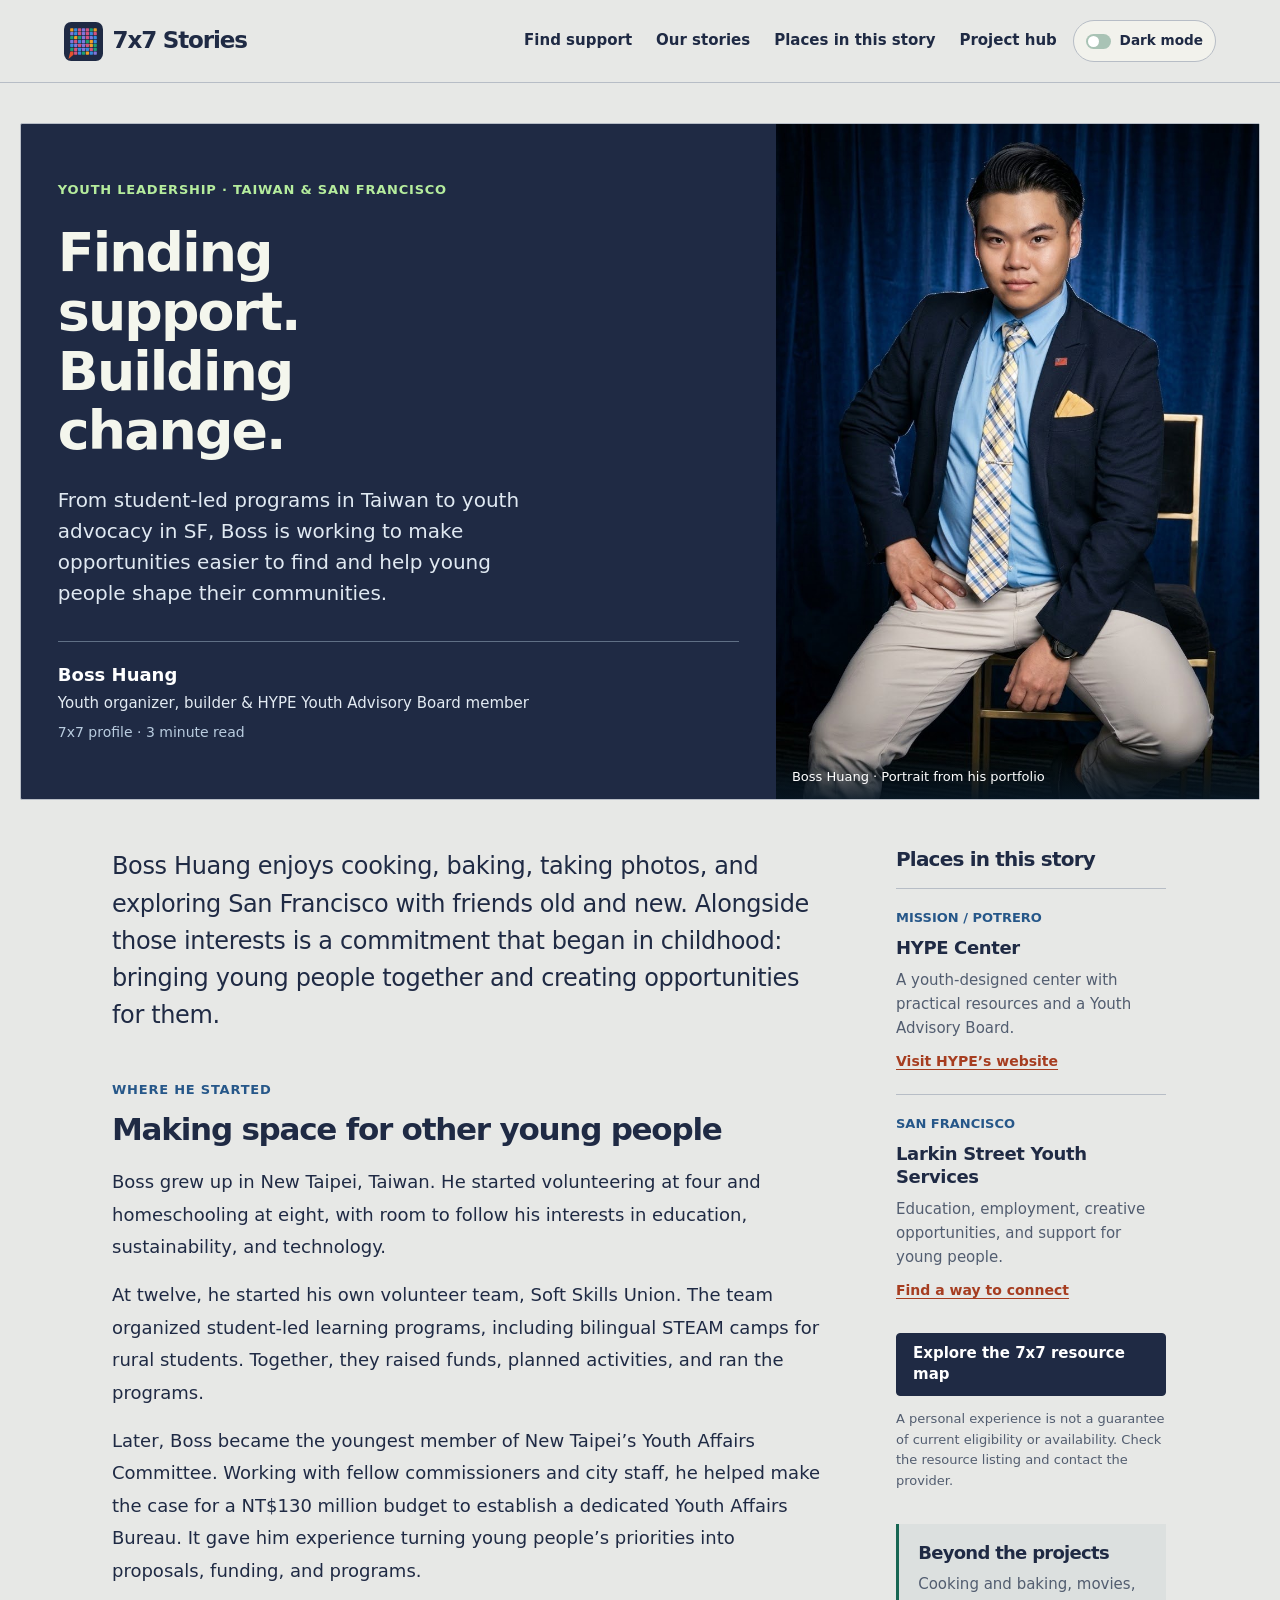
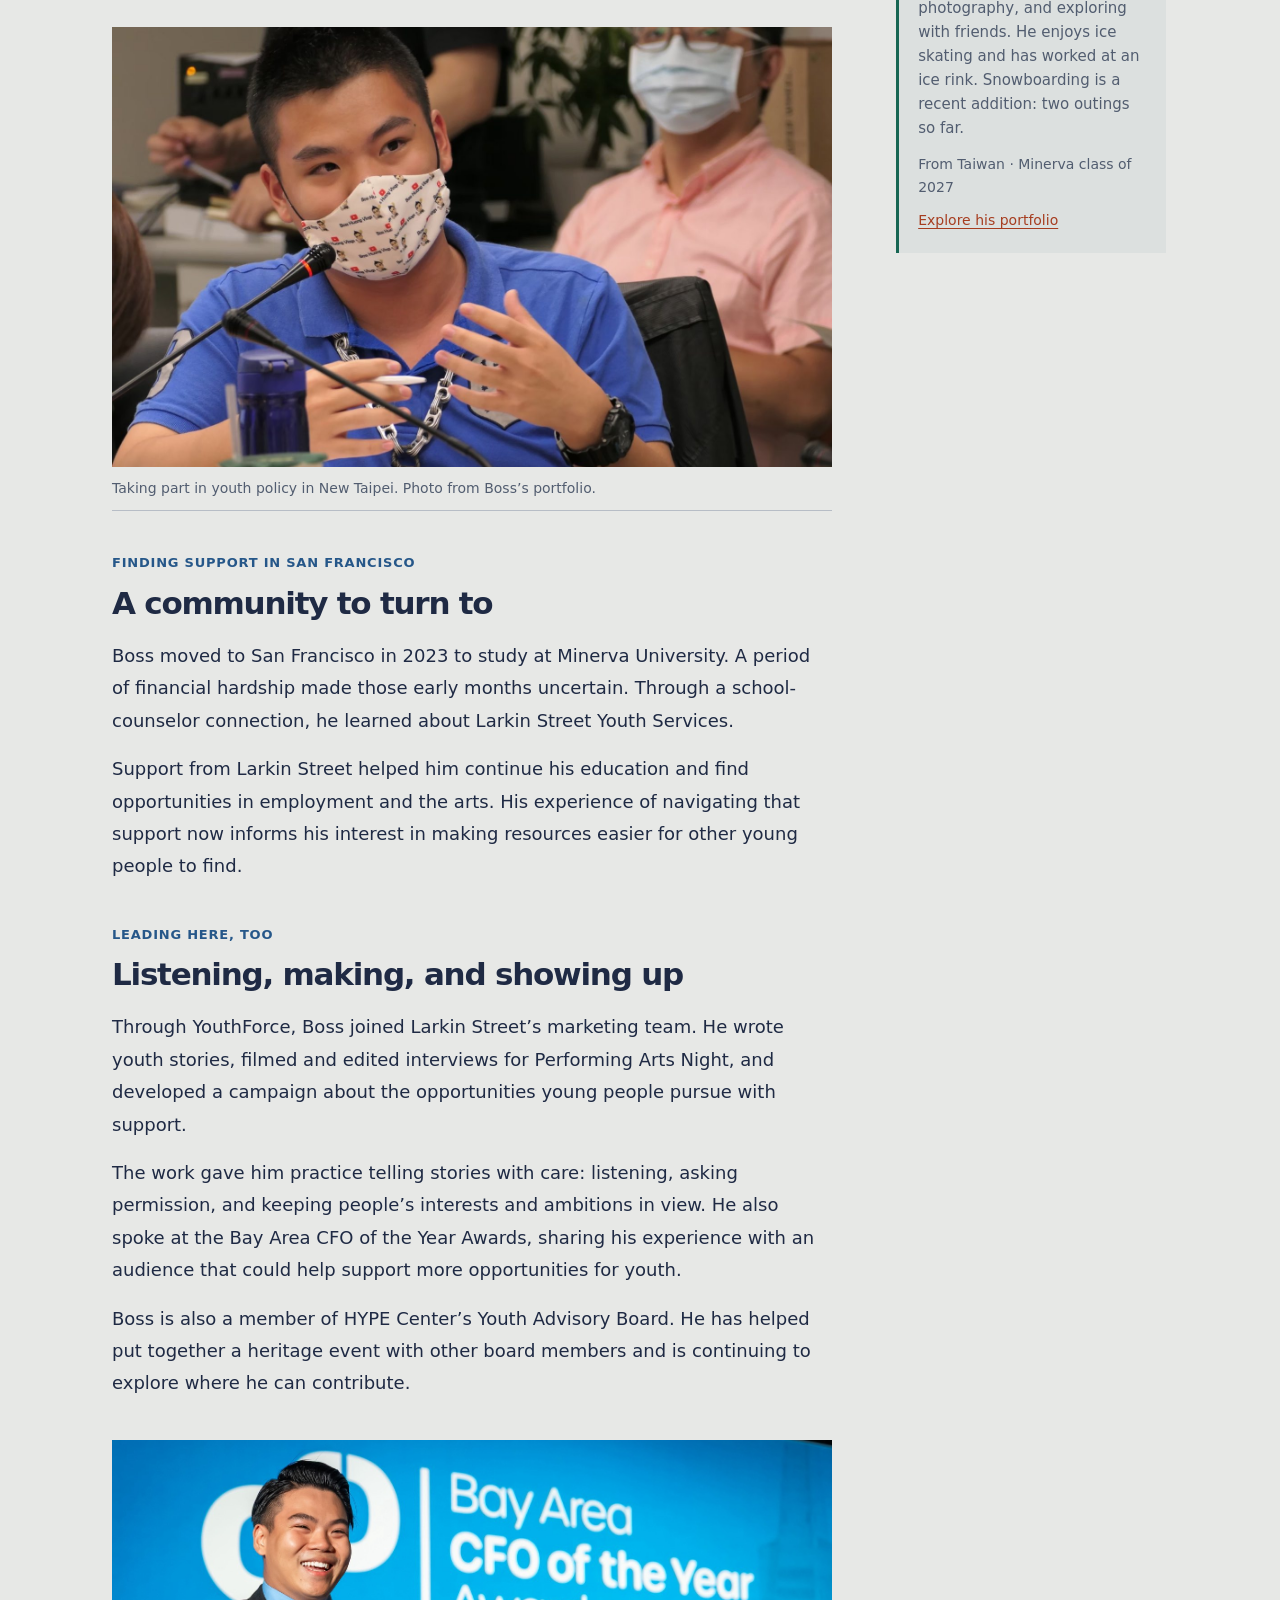
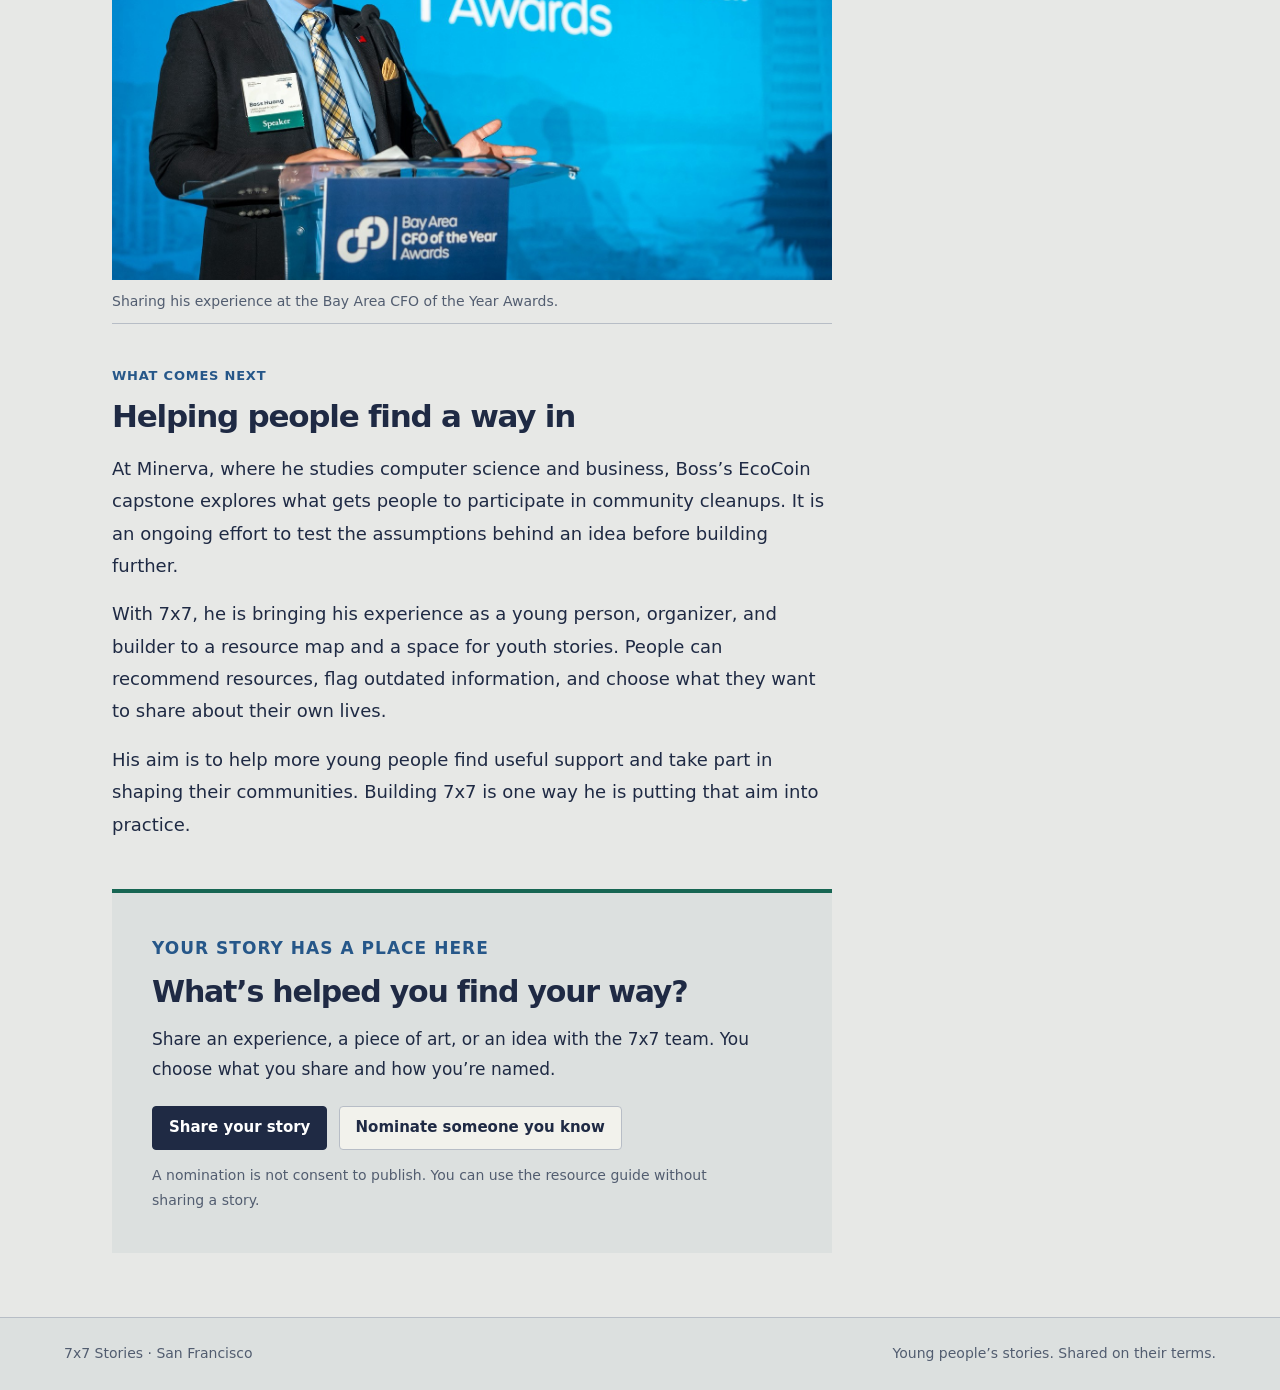
<file: stories/boss-huang/index.html>
<!doctype html><html lang="en"><head><meta charset="utf-8"><meta name="viewport" content="width=device-width,initial-scale=1"><meta name="description" content="Boss Huang on youth leadership in Taiwan and San Francisco, finding community, and building 7x7 Stories."><link rel="canonical" href="https://bosshtw.github.io/7x7-stories/stories/boss-huang/">
<title>Boss Huang · Finding support. Building change. · 7x7 Stories</title><link rel="stylesheet" href="../../story.css?v=bb66f2e9b196"><link rel="stylesheet" href="../../theme.css?v=4f32660ae484"><script src="../../theme.js?v=5d328eca664b"></script></head><body class="story-page"><a class="skip" href="#story">Skip to story</a>

<header><a class="brand" href="../../index.html"><img src="../../assets/mark.svg" alt="" width="39" height="39">7x7 Stories</a><nav aria-label="Main navigation"><a href="../../index.html">Find support</a><a href="../../index.html#stories">Our stories</a><a href="#places">Places in this story</a><a href="../../project/">Project hub</a></nav><button class="theme-toggle" type="button" aria-pressed="false"><span class="theme-indicator" aria-hidden="true"></span>Dark mode</button></header>
<main><article><div class="cover"><div class="cover-copy"><p class="eyebrow">YOUTH LEADERSHIP · TAIWAN &amp; SAN FRANCISCO</p><h1>Finding support.<br>Building change.</h1><p class="dek">From student-led programs in Taiwan to youth advocacy in SF, Boss is working to make opportunities easier to find and help young people shape their communities.</p><p class="byline"><b>Boss Huang</b>Youth organizer, builder &amp; HYPE Youth Advisory Board member<span>7x7 profile · 3 minute read</span></p></div><figure class="cover-photo"><img src="../../assets/stories/boss/portrait.jpg" alt="Boss Huang seated for a portrait in a navy blazer with a yellow pocket square." width="864" height="1208"><figcaption>Boss Huang · Portrait from his portfolio</figcaption></figure></div>
<div class="article-layout"><div class="story" id="story"><p class="lead">Boss Huang enjoys cooking, baking, taking photos, and exploring San Francisco with friends old and new. Alongside those interests is a commitment that began in childhood: bringing young people together and creating opportunities for them.</p>
<section id="taiwan"><p class="chapter">WHERE HE STARTED</p><h2>Making space for other young people</h2><p>Boss grew up in New Taipei, Taiwan. He started volunteering at four and homeschooling at eight, with room to follow his interests in education, sustainability, and technology.</p><p>At twelve, he started his own volunteer team, Soft Skills Union. The team organized student-led learning programs, including bilingual STEAM camps for rural students. Together, they raised funds, planned activities, and ran the programs.</p><p>Later, Boss became the youngest member of New Taipei’s Youth Affairs Committee. Working with fellow commissioners and city staff, he helped make the case for a NT$130 million budget to establish a dedicated Youth Affairs Bureau. It gave him experience turning young people’s priorities into proposals, funding, and programs.</p></section>
<figure class="documentary"><img src="../../assets/stories/boss/youth-commission.jpg" alt="Boss speaking into a microphone at a New Taipei youth committee meeting." width="1600" height="1067" loading="lazy"><figcaption>Taking part in youth policy in New Taipei. Photo from Boss’s portfolio.</figcaption></figure>
<section id="support"><p class="chapter">FINDING SUPPORT IN SAN FRANCISCO</p><h2>A community to turn to</h2><p>Boss moved to San Francisco in 2023 to study at Minerva University. A period of financial hardship made those early months uncertain. Through a school-counselor connection, he learned about Larkin Street Youth Services.</p><p>Support from Larkin Street helped him continue his education and find opportunities in employment and the arts. His experience of navigating that support now informs his interest in making resources easier for other young people to find.</p></section>
<section id="leadership"><p class="chapter">LEADING HERE, TOO</p><h2>Listening, making, and showing up</h2><p>Through YouthForce, Boss joined Larkin Street’s marketing team. He wrote youth stories, filmed and edited interviews for Performing Arts Night, and developed a campaign about the opportunities young people pursue with support.</p><p>The work gave him practice telling stories with care: listening, asking permission, and keeping people’s interests and ambitions in view. He also spoke at the Bay Area CFO of the Year Awards, sharing his experience with an audience that could help support more opportunities for youth.</p><p>Boss is also a member of HYPE Center’s Youth Advisory Board. He has helped put together a heritage event with other board members and is continuing to explore where he can contribute.</p></section>
<figure class="documentary"><img src="../../assets/stories/boss/cfo-speaking.jpg" alt="Boss smiling while speaking at a podium at the Bay Area CFO of the Year Awards." width="1567" height="1045" loading="lazy"><figcaption>Sharing his experience at the Bay Area CFO of the Year Awards.</figcaption></figure>
<section id="next"><p class="chapter">WHAT COMES NEXT</p><h2>Helping people find a way in</h2><p>At Minerva, where he studies computer science and business, Boss’s EcoCoin capstone explores what gets people to participate in community cleanups. It is an ongoing effort to test the assumptions behind an idea before building further.</p><p>With 7x7, he is bringing his experience as a young person, organizer, and builder to a resource map and a space for youth stories. People can recommend resources, flag outdated information, and choose what they want to share about their own lives.</p><p>His aim is to help more young people find useful support and take part in shaping their communities. Building 7x7 is one way he is putting that aim into practice.</p></section>
<div class="invitation"><p class="chapter">YOUR STORY HAS A PLACE HERE</p><h2>What’s helped you find your way?</h2><p>Share an experience, a piece of art, or an idea with the 7x7 team. You choose what you share and how you’re named.</p><div class="actions"><a class="button" href="../../index.html?nominate=self#stories">Share your story</a><a class="button secondary" href="../../index.html?nominate=other#stories">Nominate someone you know</a></div><p class="small">A nomination is not consent to publish. You can use the resource guide without sharing a story.</p></div></div>
<aside class="sidebar" id="places" aria-label="Places connected to this story"><h2>Places in this story</h2><div class="place"><p class="area">MISSION / POTRERO</p><h3>HYPE Center</h3><p>A youth-designed center with practical resources and a Youth Advisory Board.</p><a href="https://www.freedom-forward.org/hypecenter">Visit HYPE’s website</a></div><div class="place"><p class="area">SAN FRANCISCO</p><h3>Larkin Street Youth Services</h3><p>Education, employment, creative opportunities, and support for young people.</p><a href="https://larkinstreetyouth.org/drop-in/">Find a way to connect</a></div><a class="button" href="../../index.html">Explore the 7x7 resource map</a><p class="sidebar-note">A personal experience is not a guarantee of current eligibility or availability. Check the resource listing and contact the provider.</p><div class="about-boss"><h3>Beyond the projects</h3><p>Cooking and baking, movies, photography, and exploring with friends. He enjoys ice skating and has worked at an ice rink. Snowboarding is a recent addition: two outings so far.</p><p class="small">From Taiwan · Minerva class of 2027</p><a href="https://bosshtw.github.io/portfolio/">Explore his portfolio</a></div></aside></div></article></main>

<footer><span>7x7 Stories · San Francisco</span><span>Young people’s stories. Shared on their terms.</span></footer>
</body></html>
</file>
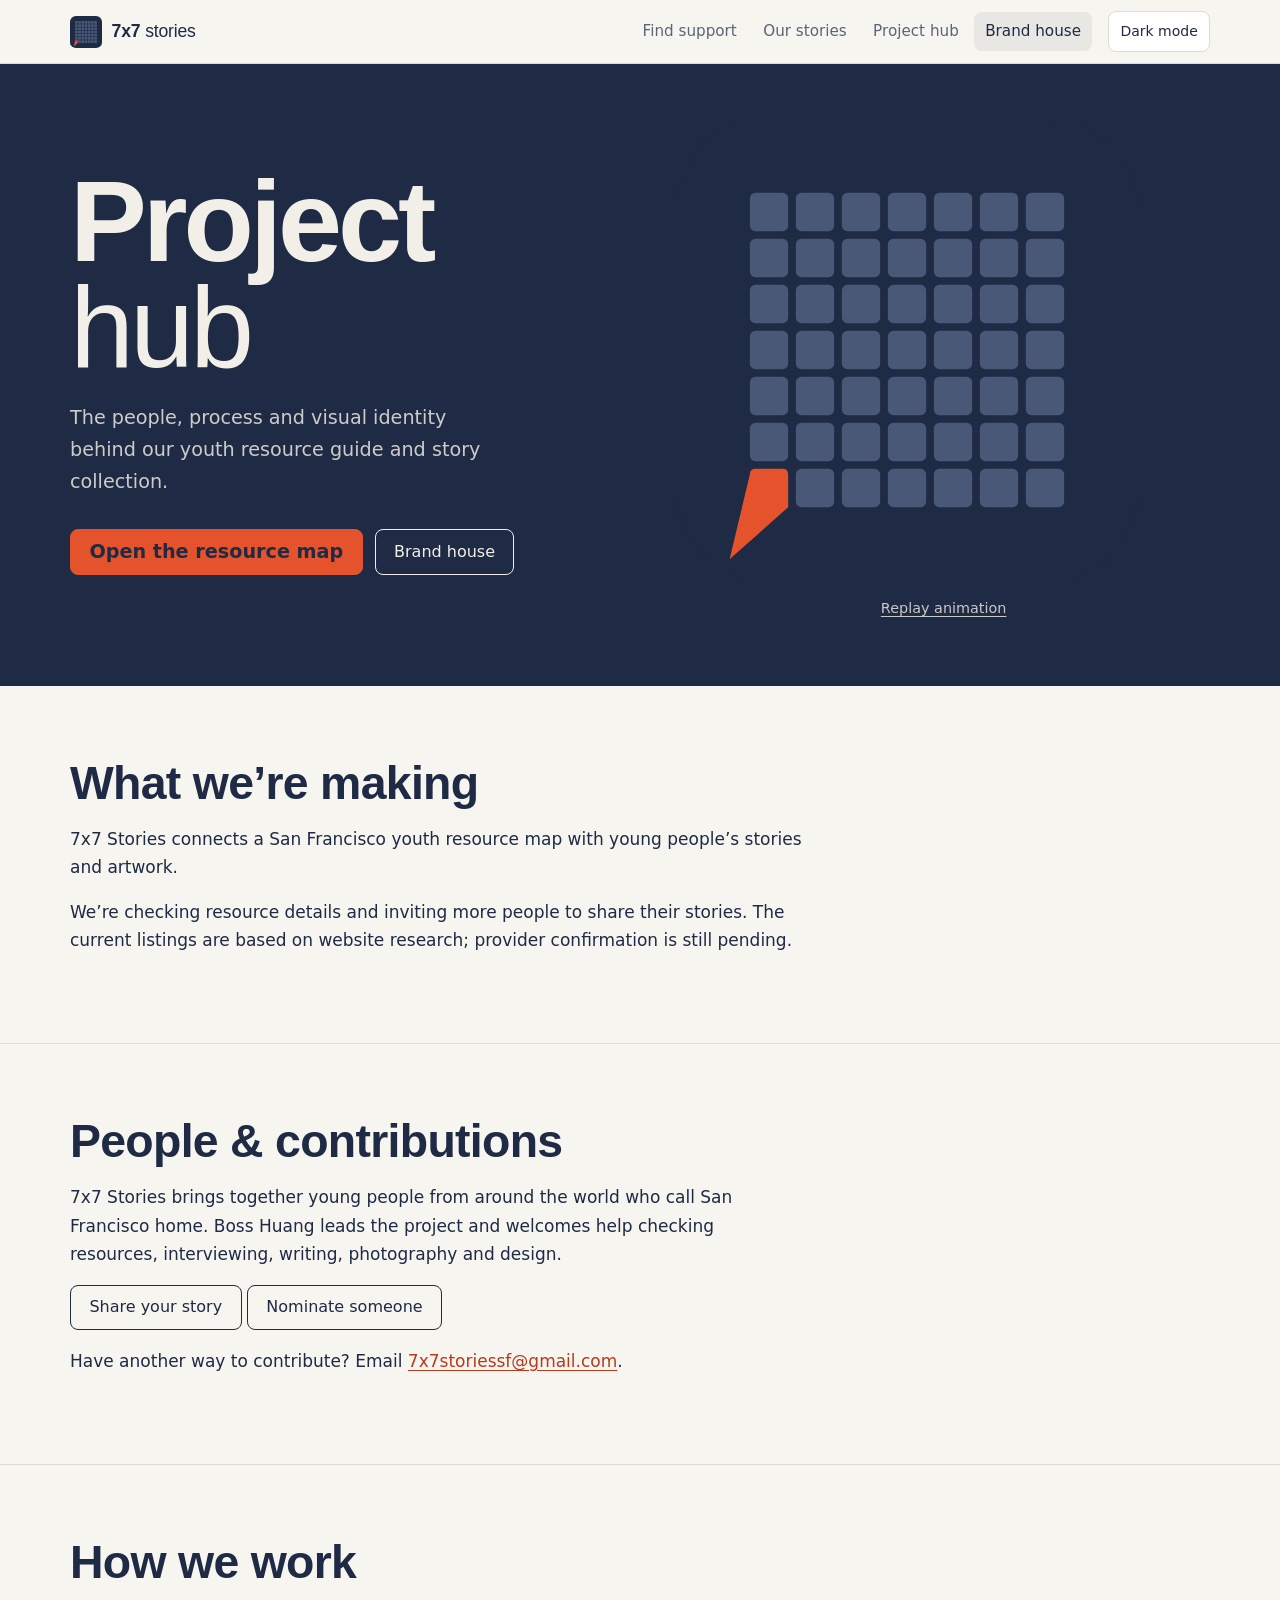
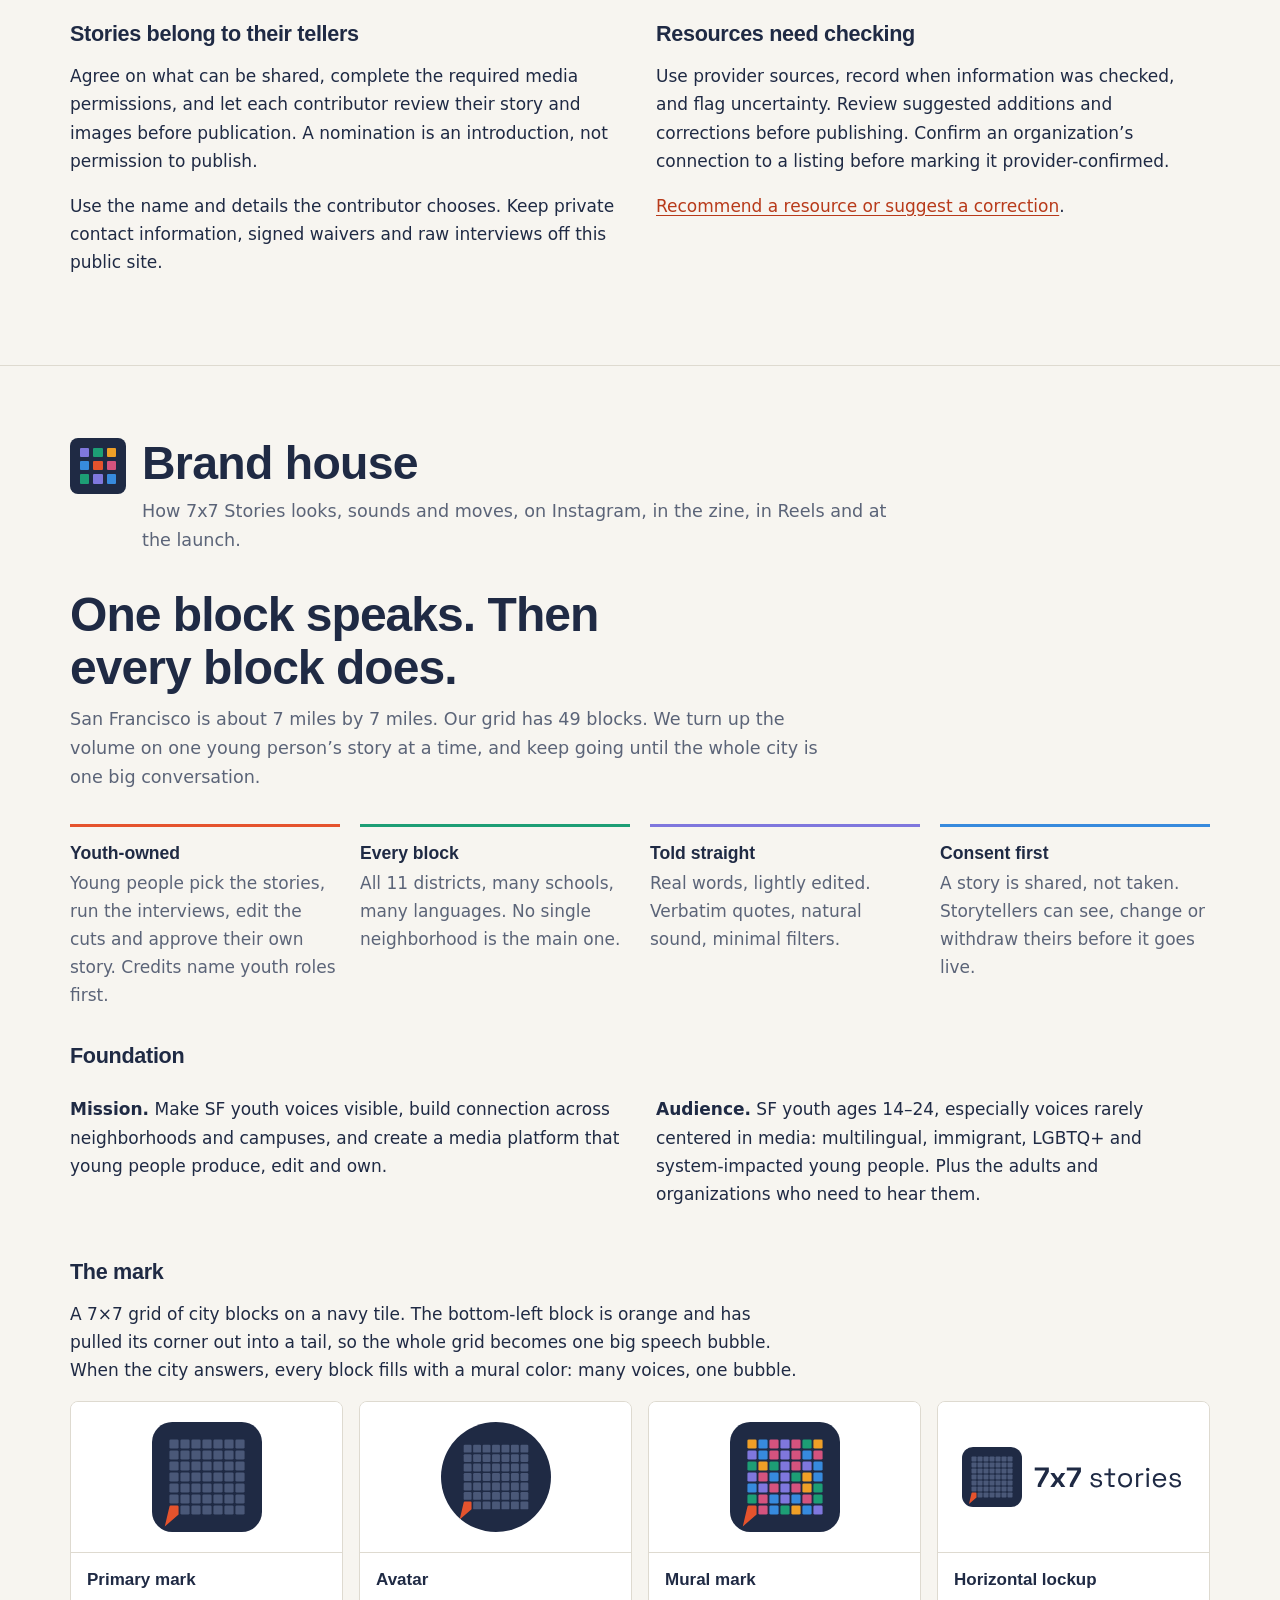
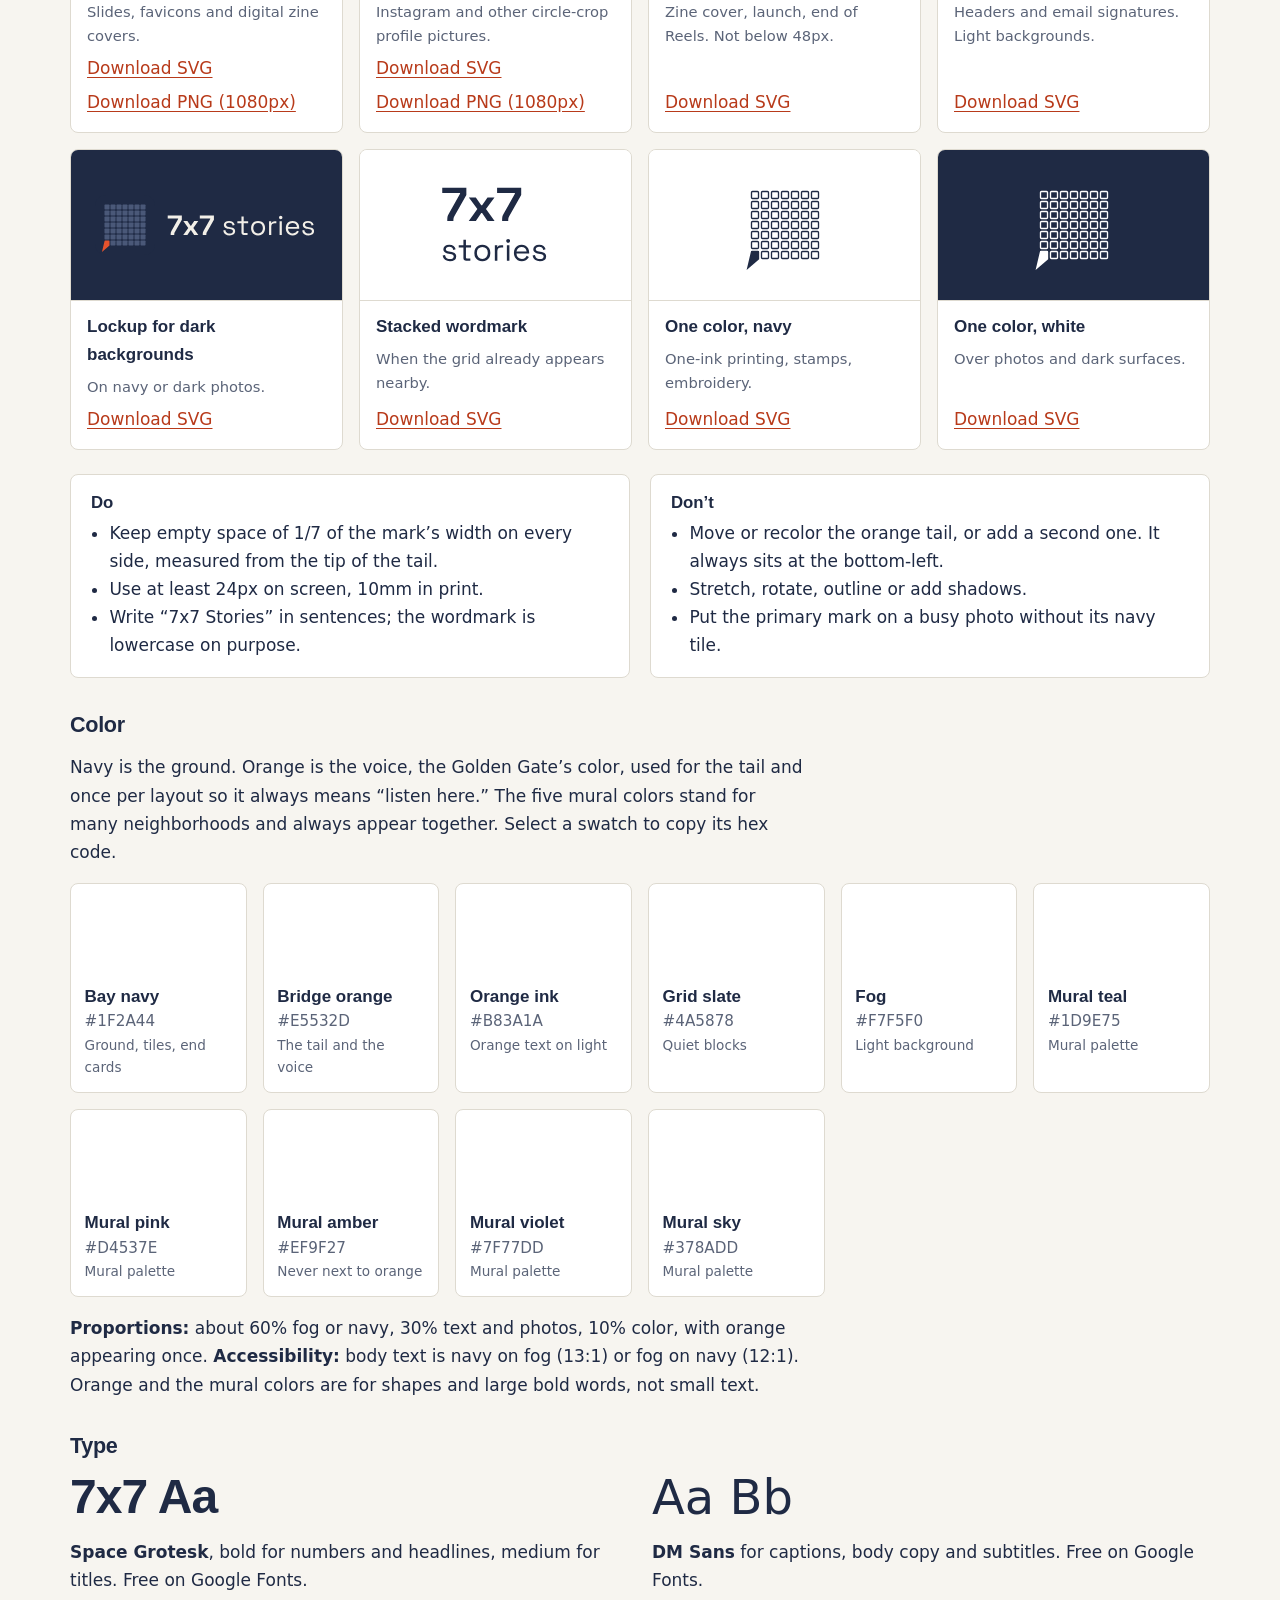
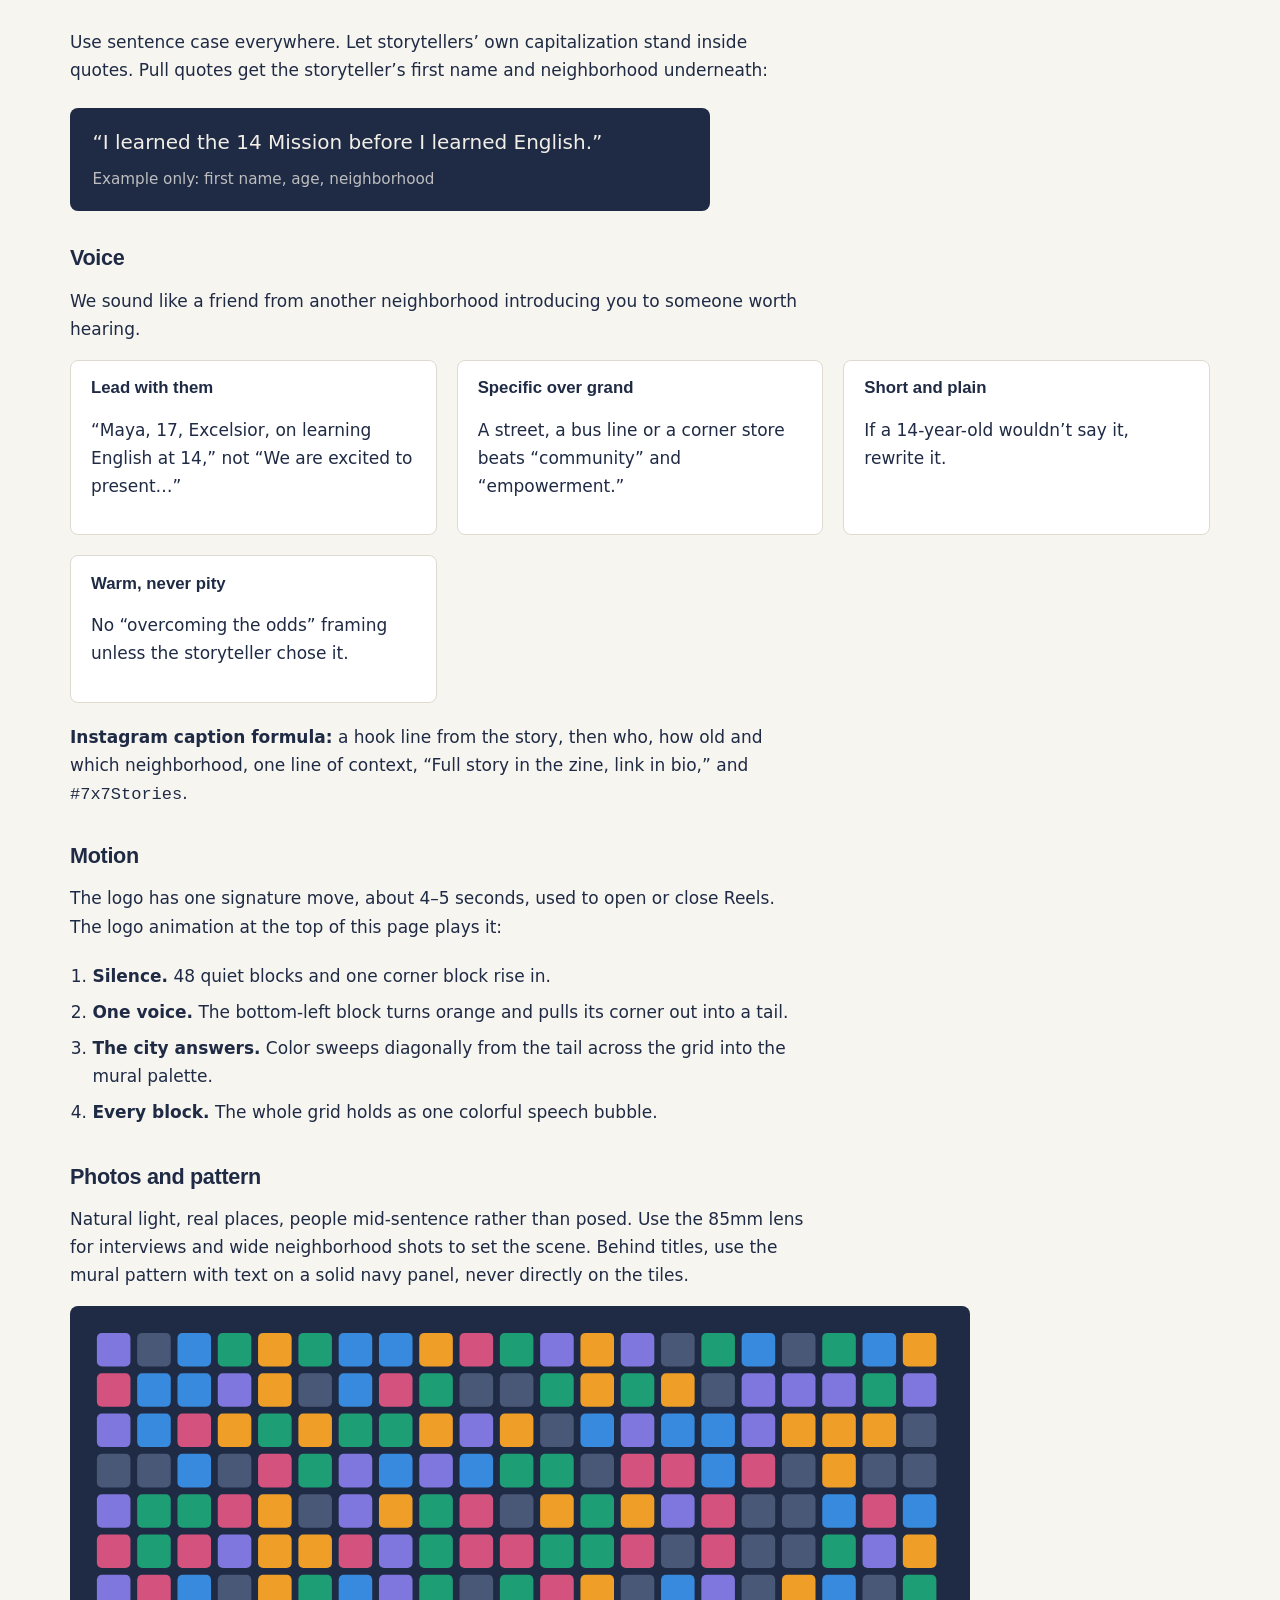
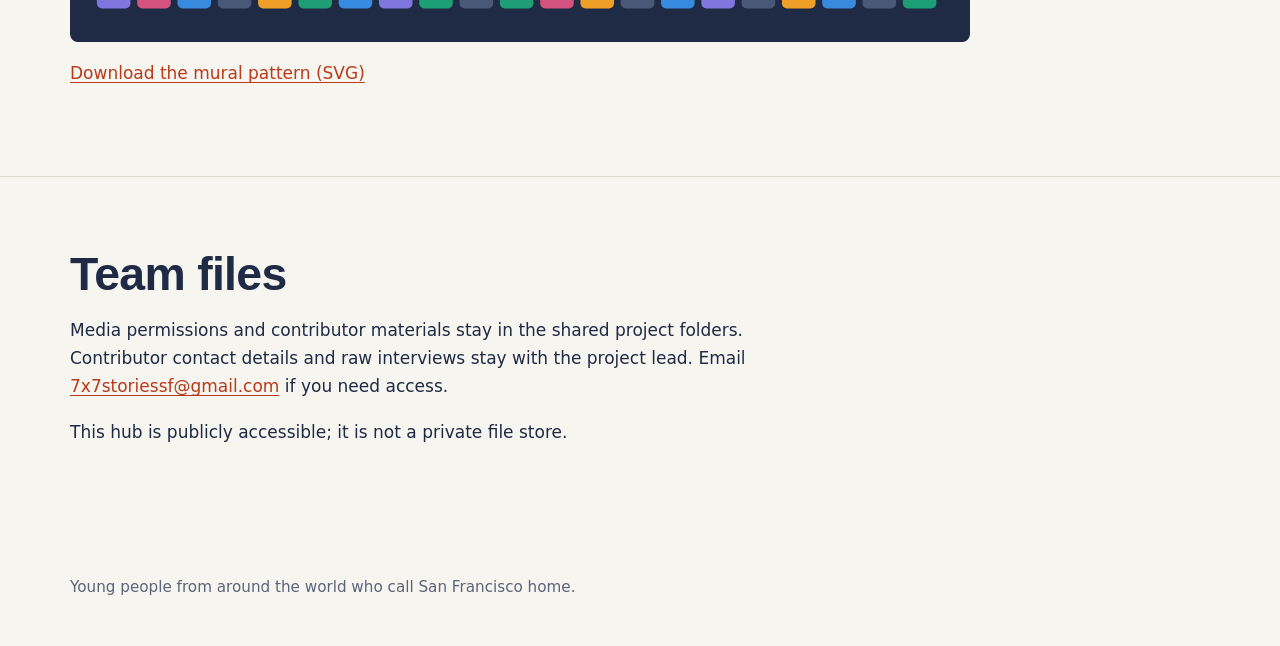
<file: option-b.html>
<!doctype html><html lang="en"><head><meta charset="utf-8"><meta name="viewport" content="width=device-width,initial-scale=1"><title>7x7 Stories has moved</title><link rel="canonical" href="https://bosshtw.github.io/7x7-stories/project/#brand"><meta http-equiv="refresh" content="0;url=https://bosshtw.github.io/7x7-stories/project/#brand"><script>const target=new URL('https://bosshtw.github.io/7x7-stories/project/#brand');target.search=location.search;location.replace(target.href);</script></head><body><p>7x7 Stories has moved. <a href="https://bosshtw.github.io/7x7-stories/project/#brand">Continue to 7x7 Stories</a>.</p></body></html>
</file>
<file: story.css>
*{box-sizing:border-box}:root{--ink:#192943;--muted:#536173;--line:#d7dfe4;--green:#176653;--orange:#ba3d21;--soft:#f1f6f5}html{scroll-behavior:smooth;scroll-padding-top:24px}body{margin:0;background:#fff;color:var(--ink);font:17px/1.7 system-ui,-apple-system,BlinkMacSystemFont,"Segoe UI",sans-serif}a{color:var(--orange);text-underline-offset:.2em}button{font:inherit;cursor:pointer}a:focus-visible,button:focus-visible,summary:focus-visible{outline:3px solid #0870b8;outline-offset:4px}h1,h2,h3,p,figure{margin:0}h1,h2,h3{line-height:1.1;letter-spacing:-.04em}p+p{margin-top:1rem}.skip{position:absolute;top:-100px;left:1rem;background:white;padding:1rem;z-index:9}.skip:focus{top:0}.preview{background:var(--soft);border-bottom:1px solid #c9ddd6;font-size:14px;padding:.6rem max(5vw,calc((100vw - 1240px)/2));display:flex;gap:1rem;justify-content:space-between;align-items:center}.preview b{font-weight:750}.preview button{padding:.15rem 0;background:transparent;border:0;color:var(--green);text-decoration:underline;font-size:14px}header{max-width:1400px;margin:auto;padding:1.25rem 5vw;display:flex;justify-content:space-between;align-items:center;gap:1rem;border-bottom:1px solid var(--line)}.brand{display:flex;gap:.6rem;align-items:center;text-decoration:none;color:var(--ink);font-size:23px;font-weight:750;letter-spacing:-.05em}.brand img{width:39px;height:39px}nav{display:flex;gap:1.5rem;font-size:15px;font-weight:650}nav a{color:var(--ink);text-decoration:none}.cover{max-width:1240px;margin:2.5rem auto 0;display:grid;grid-template-columns:1.25fr .8fr;background:var(--ink);color:#fff;min-height:550px;overflow:hidden}.cover-copy{padding:3.3rem 3rem;display:flex;flex-direction:column;justify-content:center}.eyebrow,.chapter{font-size:13px;letter-spacing:.12em;font-weight:750}.cover .eyebrow{color:#9ad2c0;margin-bottom:1.4rem}.cover h1{font-size:clamp(42px,5vw,68px);font-weight:780;max-width:12ch}.dek{color:#e0e9f2;font-size:20px;max-width:38ch;margin-top:1.6rem;line-height:1.55}.byline{margin-top:2rem;border-top:1px solid #607086;padding-top:1.1rem;font-size:15px;color:#e3ebf3}.byline b{color:white;display:block;font-size:18px}.byline span{display:block;margin-top:.3rem;font-size:14px;color:#b9ccdf}.cover-photo{position:relative;background:#102035}.cover-photo img{width:100%;height:100%;object-fit:cover;object-position:center 35%;display:block}.cover-photo figcaption{position:absolute;bottom:0;left:0;right:0;padding:.7rem 1rem;background:linear-gradient(transparent,#071725dc);color:#fff;font-size:13px}.article-layout{max-width:1120px;margin:0 auto;display:grid;grid-template-columns:minmax(0,720px) 270px;gap:4rem;padding:3rem 2rem 4rem}.story{font-size:18px;line-height:1.8;min-width:0}.story .lead{font-size:24px;line-height:1.55;letter-spacing:-.015em;margin-bottom:2.7rem}.story section{margin:2.5rem 0}.chapter{color:var(--green);margin-bottom:.7rem}.story h2{font-size:31px;margin-bottom:1.25rem}.story p{max-width:65ch}.documentary{margin:2.5rem 0}.documentary img{display:block;width:100%;height:auto;max-height:440px;object-fit:cover}.documentary figcaption{font-size:14px;line-height:1.5;color:var(--muted);padding:.7rem 0;border-bottom:1px solid var(--line)}.sidebar{align-self:start;position:sticky;top:1.5rem;font-size:15px}.sidebar h2{font-size:20px;margin-bottom:1.1rem}.place{padding:1.2rem 0;border-top:1px solid var(--line)}.place h3{font-size:18px;letter-spacing:-.02em;line-height:1.3;margin-bottom:.5rem}.place p{color:var(--muted);font-size:15px;line-height:1.6;margin-bottom:.6rem}.place .area{font-size:13px;font-weight:700;color:var(--green);margin-bottom:.45rem}.place a{font-weight:600;font-size:14px}.button{display:inline-flex;align-items:center;justify-content:center;text-decoration:none;min-height:44px;border-radius:4px;padding:.6rem 1rem;font-weight:650;font-size:15px;background:var(--ink);border:1px solid var(--ink);color:white;line-height:1.4}.button.secondary{background:white;color:var(--ink);border-color:#aab8c6}.sidebar>.button{width:100%;margin-top:.6rem}.sidebar-note{font-size:13px!important;color:var(--muted);margin-top:.8rem;line-height:1.6}.about-boss{padding:1.2rem;margin-top:2rem;background:var(--soft);border-left:3px solid var(--green)}.about-boss h3{font-size:18px;margin-bottom:.6rem}.about-boss p{font-size:15px;color:var(--muted);line-height:1.6}.about-boss a{font-size:14px;display:inline-block;margin-top:.7rem}.invitation{padding:2.5rem;background:var(--soft);border-top:4px solid var(--green);margin-top:3rem}.invitation h2{font-size:30px;margin-bottom:1rem}.invitation p{font-size:17px}.actions{display:flex;flex-wrap:wrap;gap:.7rem;margin-top:1.3rem}.small{font-size:14px!important;color:var(--muted);margin-top:.8rem!important}.review{max-width:1120px;margin:0 auto 2.5rem;padding:0 2rem;color:var(--muted);font-size:15px}.review details{border:1px solid var(--line);padding:1rem 1.3rem;border-radius:6px}.review summary{cursor:pointer;font-weight:650;color:var(--ink)}.review h3{font-size:17px;margin:1rem 0 .5rem}.review ul{padding-left:1.2rem}.review li{margin:.5rem 0}.review a{overflow-wrap:anywhere}footer{border-top:1px solid var(--line);padding:1.5rem 5vw;display:flex;justify-content:space-between;gap:1rem;flex-wrap:wrap;font-size:14px;color:var(--muted)}@media(max-width:1000px){.cover{margin:1.5rem 4vw 0}.cover-copy{padding:2.4rem 2rem}.article-layout{gap:2rem;grid-template-columns:minmax(0,1fr) 240px}.cover h1{font-size:52px}.dek{font-size:18px}}@media(max-width:740px){.preview{display:block;font-size:13px}.preview button{display:block;margin-top:.3rem}header{padding:1rem 5vw;flex-wrap:wrap}.brand{font-size:21px}nav{font-size:14px;gap:1rem}.cover{display:flex;flex-direction:column-reverse;margin:1rem 4vw 0}.cover-photo img{height:320px;object-position:center top}.cover-copy{padding:2rem 1.5rem}.cover h1{font-size:44px;max-width:13ch}.cover .eyebrow{margin-bottom:1rem}.dek{font-size:18px}.byline{margin-top:1.4rem}.article-layout{display:block;padding:2rem 6vw 3rem}.story{font-size:17px}.story .lead{font-size:21px}.story h2{font-size:28px}.sidebar{position:static;margin-top:2.5rem;display:grid;grid-template-columns:1fr 1fr;gap:0 1rem}.sidebar>h2,.sidebar>.button,.sidebar>.sidebar-note,.about-boss{grid-column:1/-1}.place h3{font-size:17px}.invitation{padding:1.5rem}.review{padding:0 6vw}.documentary img{max-height:none}.cover-photo figcaption{font-size:12px}}@media(max-width:380px){nav{font-size:13px}.cover h1{font-size:38px}.sidebar{display:block}.cover-photo img{height:280px}}@media(prefers-reduced-motion:reduce){html{scroll-behavior:auto}}@media print{.preview,header nav,.review,.actions,footer,.sidebar>.button{display:none}.cover{margin:0;min-height:0;grid-template-columns:1.5fr .7fr;background:white;color:#192943;break-inside:avoid}.cover-copy{padding:1rem}.cover h1{font-size:35px}.cover .eyebrow,.dek,.byline,.byline b,.byline span{color:#192943}.cover-photo img{max-height:300px}.article-layout{display:block;padding:1rem}.story{font-size:11pt;line-height:1.55}.story h2{font-size:20pt}.story .lead{font-size:14pt}.documentary{break-inside:avoid;max-width:75%;margin:1rem auto}.documentary img{max-height:250px}.sidebar{position:static}.invitation{break-inside:avoid;padding:1rem}.story section{margin:1.4rem 0}a{color:#192943}}
</file>
<file: theme.css>
/* Shared color and story collection styles. */
:root{--paper:#e7e8e6;--subtle:#dce0df;--ink:#1f2a44;--navy:#1f2a44;--muted:#525d70;--line:#b7bdc6;--teal:#265789;--orange:#a63d20;--peach:#efdfd2;--panel:#f2f2ec;--accent:#EF9F27;color-scheme:light}
:root[data-theme=dark]{--paper:#141b2a;--subtle:#1f2a3e;--ink:#f0f0e9;--navy:#e3e8f3;--muted:#bbc3d0;--line:#46536a;--teal:#93b7ee;--orange:#f4af8b;--peach:#342c32;--panel:#1c2639;--accent:#EF9F27;color-scheme:dark}
body,.story-page{background:var(--paper);color:var(--ink)}.site-header{background:var(--paper);border-bottom:2px solid var(--line);gap:1.5rem}.site-header nav{margin-left:auto}.theme-toggle{display:inline-flex;align-items:center;justify-content:center;gap:.55rem;min-height:42px;white-space:nowrap;padding:.45rem .75rem;border:1px solid var(--line);border-radius:999px;background:var(--panel);color:var(--ink);font-size:.85rem;font-weight:650;line-height:1.3;flex-shrink:0}.theme-indicator{width:25px;height:15px;border-radius:999px;background:#a9c3b5;position:relative}.theme-indicator::after{content:"";position:absolute;width:11px;height:11px;left:2px;top:2px;border-radius:50%;background:#fff}.theme-toggle[aria-pressed=true] .theme-indicator{background:var(--accent)}.theme-toggle[aria-pressed=true] .theme-indicator::after{left:12px;background:#102527}
.filters,.map-welcome,.map-panel,.resource-card,.empty-results,dialog{background:var(--panel)}input,select,textarea{background-color:var(--paper);color:var(--ink);border-color:var(--line)}input::placeholder,textarea::placeholder{color:var(--muted);opacity:1}.resource-card .summary,.resource-meta,.checked,.directory-footnote,.tag,.map-privacy,.small-note{color:var(--muted)}.resource-card .quick-facts{border-left-color:var(--line)}.card-actions{background:var(--subtle)}.card-actions button,.text-button{color:var(--orange)}.chip,.button.secondary{background:var(--panel);color:var(--ink);border-color:var(--line)}.button.primary,.chip[aria-pressed=true],.view-button[aria-pressed=true]{background:#1f2a44;color:#fff;border-color:#1f2a44}.provider-badge{color:#192943}.provider-initials{color:#192943}.age-badge{background:#d3eadb;color:#174e3e}.tag,.view-options{background:var(--subtle)}.detail-note{color:var(--ink);background:var(--peach)}footer{background:var(--subtle)}.close-button{background:var(--subtle);color:var(--ink)}.leaflet-popup-content,.leaflet-tooltip{color:#192943}.story-page header{background:var(--paper);border-color:var(--line);max-width:none;padding-left:max(5vw,calc((100vw - 1240px)/2));padding-right:max(5vw,calc((100vw - 1240px)/2))}.story-page header nav{margin-left:auto}.story-page .brand,.story-page nav a{color:var(--ink)}.story-page .cover{border:1px solid var(--line);border-radius:12px;background:#1f2a44}.story-page .cover h1{color:#f4f6ed}.story-page .cover .eyebrow{color:#b5ec9d}.story-page .chapter{color:var(--teal)}.story-page .invitation,.story-page .about-boss{background:var(--subtle)}.story-page .cover-photo figcaption{color:#fff}.story-page .place,.story-page .documentary figcaption{border-color:var(--line)}.story-page .place .area{color:var(--teal)}.story-page .button.secondary{background:var(--panel);color:var(--ink);border-color:var(--line)}.story-page .button:not(.secondary){background:#1f2a44;color:white;border-color:#1f2a44}
[data-theme=dark] .button.primary,[data-theme=dark] .chip[aria-pressed=true],[data-theme=dark] .view-button[aria-pressed=true],[data-theme=dark] .story-page .button:not(.secondary){background:var(--accent);color:#132c26;border-color:var(--accent)}[data-theme=dark] .age-badge{background:#254d43;color:#c4eed6}[data-theme=dark] .leaflet-tile-pane{filter:brightness(.8) saturate(.8)}[data-theme=dark] select{background-image:url("data:image/svg+xml,%3Csvg xmlns='http://www.w3.org/2000/svg' width='16' height='16' fill='none' stroke='%23edf5ec' stroke-width='2'%3E%3Cpath d='m4 6 4 4 4-4'/%3E%3C/svg%3E")}[data-theme=dark] .story-page .cover{background:#1f2a44}
@media(max-width:950px){.site-header{gap:.7rem}.site-header nav{gap:.9rem}.theme-toggle{font-size:.8rem;padding:.4rem .6rem}.story-page header{flex-wrap:wrap}.story-page header nav{margin-left:auto;gap:1rem}.story-page .theme-toggle{margin-left:auto}}
@media(max-width:650px){.site-header nav{order:3;width:100%;margin-left:0}.site-header>.theme-toggle{margin-left:auto}.story-page header nav{order:3;width:100%;justify-content:space-between;font-size:.8rem}.story-page .cover{border-radius:8px}.story-page .cover-copy{padding:1.5rem}}
@media print{.theme-toggle{display:none!important}:root,:root[data-theme=dark]{--paper:white;--subtle:white;--panel:white;--ink:#192943;--navy:#192943;--muted:#465766;--line:#b0b8bf;--teal:#176653;--orange:#99321a;color-scheme:light}body,.story-page{background:white}.story-page .cover{background:white}.story-page .cover h1{color:#192943}.invitation-art{display:none}}

/* Compact story tiles use the mural mark’s original five colors. */
.story-collection.stories{display:block;max-width:none;padding:2.8rem max(4vw,calc((100vw - 1240px)/2));background:var(--paper);border-top:1px solid var(--line);border-bottom:1px solid var(--line)}
.collection-heading{display:flex;align-items:baseline;gap:1.5rem;flex-wrap:wrap;margin-bottom:1.1rem}.collection-heading h2{font-size:2rem;letter-spacing:-.03em}.collection-heading p{font-size:1rem;color:var(--muted);max-width:55ch}
.story-grid{display:grid;grid-template-columns:repeat(auto-fit,minmax(210px,1fr));gap:9px;max-width:1200px;padding:10px;background:#1f2a44}
.story-card{position:relative;display:flex;flex-direction:column;justify-content:space-between;aspect-ratio:1;min-width:0;padding:1.2rem;border:0;border-radius:2px;color:#101014;overflow:hidden;isolation:isolate}
.tile-amber{background:#EF9F27}.tile-blue{background:#378ADD}.tile-pink{background:#D4537E}.tile-purple{background:#7F77DD}.tile-green{background:#1D9E75}
.story-card h3{font-size:clamp(1.3rem,1.9vw,1.65rem);line-height:1.12;letter-spacing:-.025em;font-weight:700;margin:1rem 0 .6rem;max-width:15ch}
.story-card h3 a,.story-card h3 button{font:inherit;letter-spacing:inherit;line-height:inherit;text-decoration:none;color:inherit;border:0;padding:0;background:transparent;text-align:left}
.story-card h3 a::after,.story-card h3 button::after{content:"";position:absolute;inset:0;z-index:2}.story-card:has(:focus-visible){outline:3px solid var(--ink);outline-offset:5px;z-index:3}.story-card h3 a:focus-visible,.story-card h3 button:focus-visible{outline:none}.story-card:hover h3{text-decoration:underline;text-decoration-thickness:1px;text-underline-offset:.14em}.story-card button:hover{filter:none}
.story-card p,.tile-person{font-size:.875rem;line-height:1.4;margin:0;font-weight:500;max-width:26ch}.tile-person{display:block;padding-right:60px;min-height:54px}.invitation-card .tile-person{padding-right:0;min-height:54px}.tile-photo{position:absolute;top:1rem;right:1rem;width:49px;height:65px;overflow:hidden;z-index:0}.tile-portrait{display:block;width:100%;height:100%;object-fit:cover;object-position:center top;transform:scale(2.2);transform-origin:50% 0;border-radius:0}.story-card .tile-meta{font-size:.875rem;line-height:1.4}.collection-note{font-size:.875rem;margin-top:1rem;max-width:90ch}
.story-page .cover{border-radius:2px}.story-page .cover h1{font-size:clamp(2.1rem,4.2vw,3.4rem);letter-spacing:-.035em}.story-page .cover-copy{padding:2.3rem}.story-page .eyebrow,.story-page .chapter{letter-spacing:.06em}.resource-card,.filters,.map-welcome{border-radius:3px}.section-heading h2,.atlas-heading h1{letter-spacing:-.03em}
@media(max-width:740px){.story-grid{grid-template-columns:repeat(3,minmax(0,1fr));gap:7px;padding:8px}.story-card{padding:.85rem}.story-card h3{font-size:1.2rem}.tile-person{padding-right:45px;min-height:45px}.tile-photo{top:.8rem;right:.8rem;width:36px;height:49px}.story-card p,.tile-person{font-size:.875rem}.collection-heading{display:block}.collection-heading h2{font-size:1.8rem;margin-bottom:.5rem}.story-page .cover-copy{padding:1.6rem}}
@media(max-width:650px){.story-grid{grid-template-columns:repeat(2,minmax(0,1fr))}.story-card{aspect-ratio:1;min-height:170px;padding:.85rem}.story-card h3{font-size:1.2rem;margin:.4rem 0}.story-card .tile-meta{display:none}.story-card>p{font-size:.875rem}.tile-person{min-height:48px}.story-collection.stories{padding:2rem 4vw}.story-page .cover h1{font-size:2.2rem}.story-page .cover-copy{padding:1.4rem}}
@media(max-width:360px){.story-card{min-height:180px}.story-card h3{font-size:1.1rem}.tile-person{font-size:.875rem;min-height:45px}}
@media print{.story-grid{grid-template-columns:repeat(4,minmax(0,1fr));background:white}.story-card{break-inside:avoid;min-height:150px}.invitation-card{display:none}}

@media(max-width:430px){.story-card>p{display:none}.story-card h3{font-size:1.1rem}.tile-person{min-height:45px}}

/* Published tile: name, photo banner, then title. */
.published-story{display:grid;grid-template-rows:auto minmax(64px,1fr) auto auto;gap:.6rem}.published-story .tile-person{min-height:0;padding:0}.published-story .tile-photo{position:relative;inset:auto;display:block;width:100%;height:100%;min-height:64px;overflow:hidden;background:#1f2a44}.published-story .tile-portrait{width:100%;height:100%;object-fit:cover;object-position:center top;transform:none}.published-story h3{margin:0;max-width:none;font-size:clamp(1.1rem,1.7vw,1.5rem)}.published-story .tile-meta{font-size:.875rem}
@media(max-width:650px){.published-story{gap:.35rem;grid-template-rows:auto minmax(42px,1fr) auto}.published-story .tile-photo{min-height:42px}.published-story h3{font-size:1rem;line-height:1.1}.published-story .tile-meta{display:none}.published-story .tile-person{min-height:0}}
</file>
